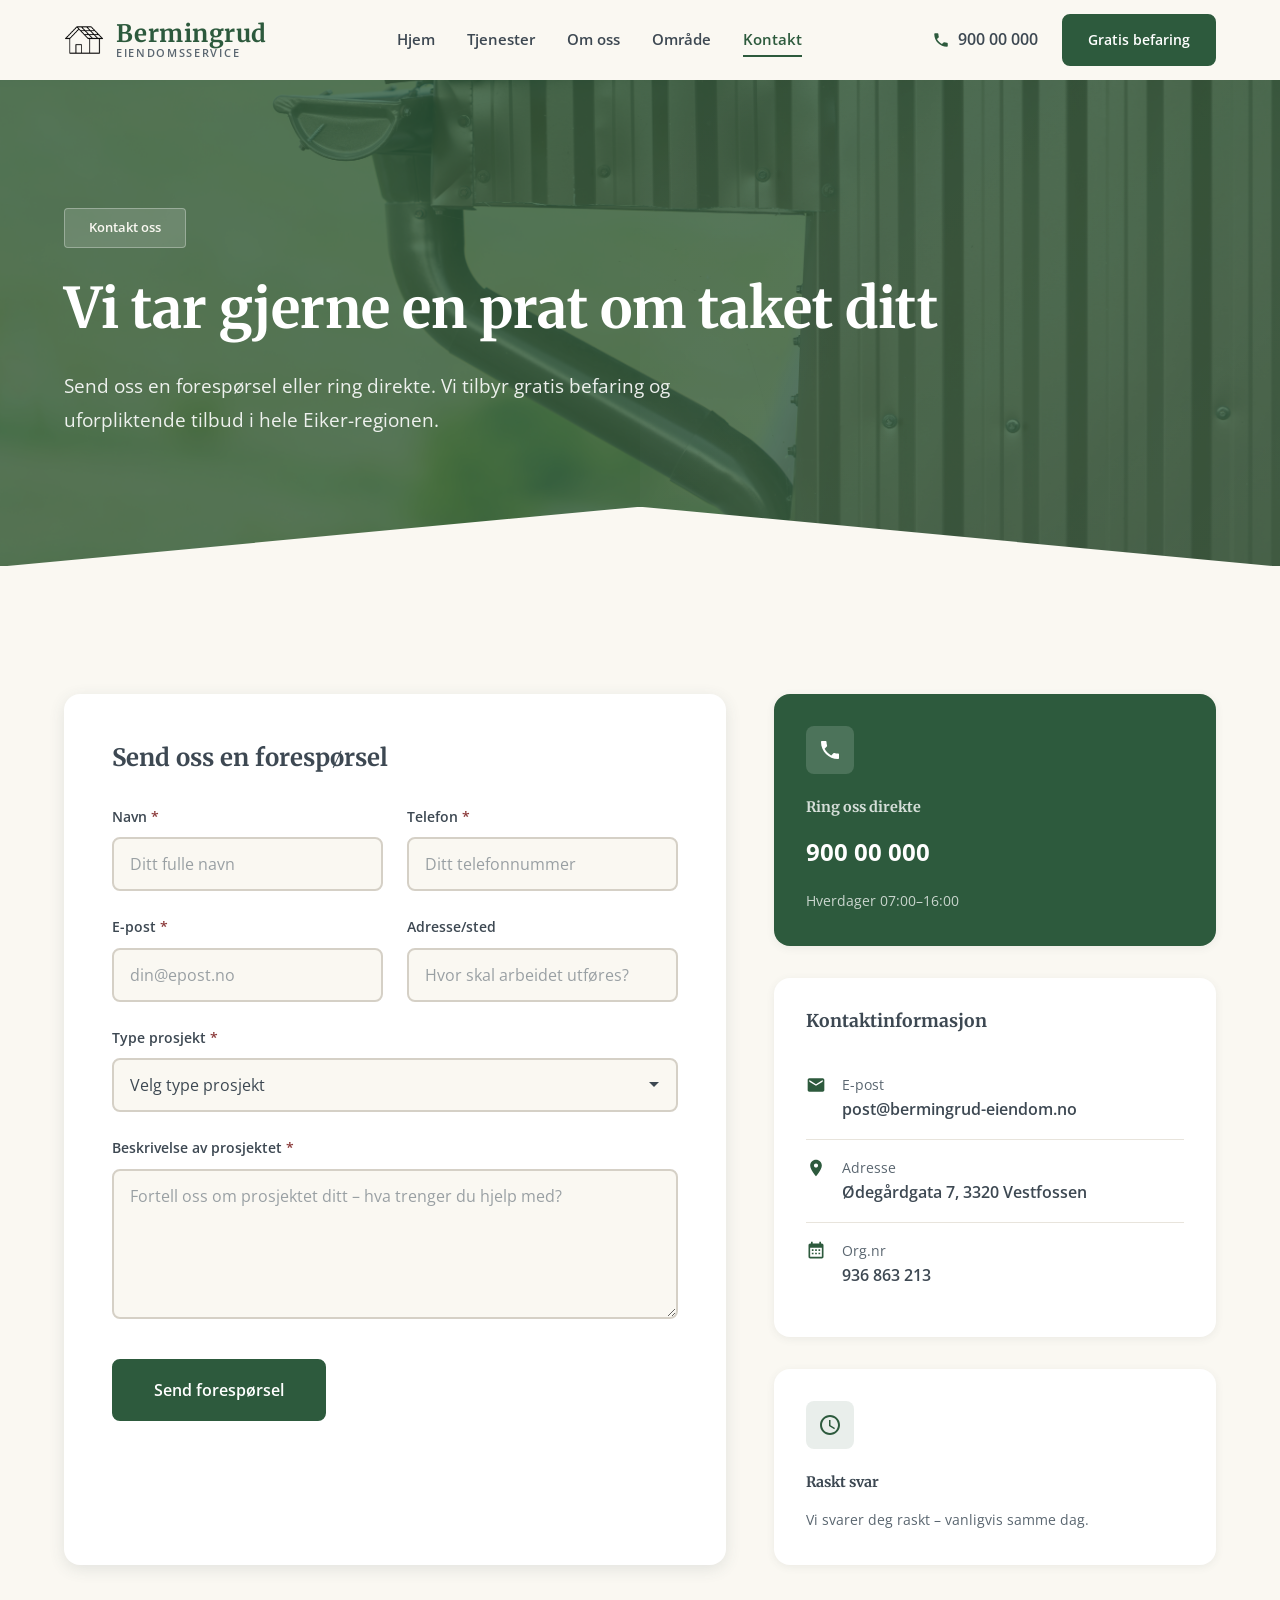
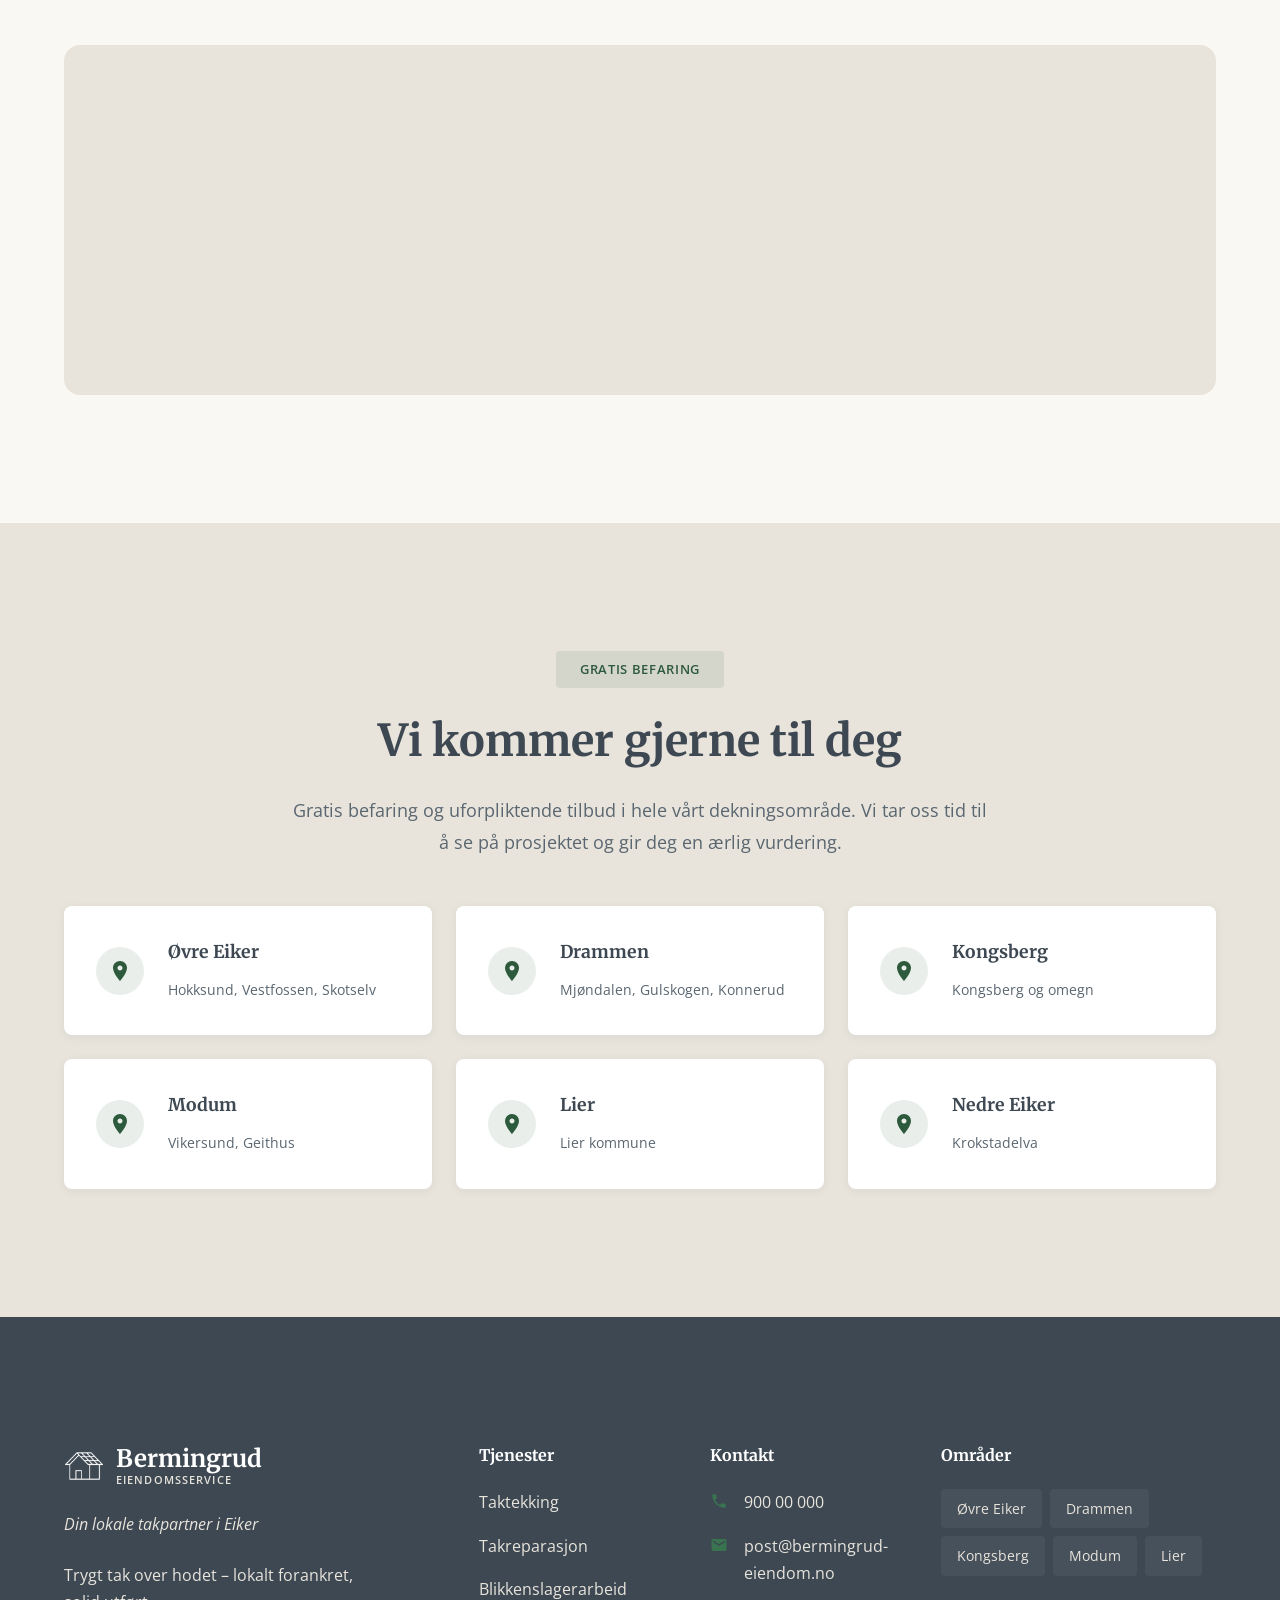
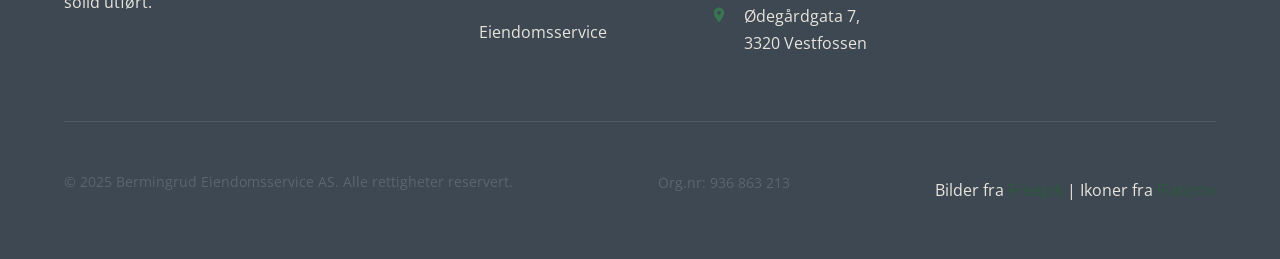
<file: kontakt.html>
<!DOCTYPE html>
<html lang="nb">
<head>
    <meta charset="UTF-8">
    <meta name="viewport" content="width=device-width, initial-scale=1.0">
    <meta name="description" content="Kontakt Bermingrud Eiendomsservice for gratis befaring og tilbud på tak og eiendomsservice i Øvre Eiker, Drammen og omegn. Ring 900 00 000.">
    <meta name="keywords" content="kontakt taktekker vestfossen, tilbud tak øvre eiker, gratis befaring tak drammen, takreparasjon pris">
    <meta name="author" content="Bermingrud Eiendomsservice AS">

    <title>Kontakt oss - Gratis Befaring | Bermingrud Eiendomsservice</title>

    <!-- Fonts -->
    <link rel="preconnect" href="https://fonts.googleapis.com">
    <link rel="preconnect" href="https://fonts.gstatic.com" crossorigin>
    <link href="https://fonts.googleapis.com/css2?family=Merriweather:wght@400;700&family=Open+Sans:wght@400;600;700&display=swap" rel="stylesheet">

    <!-- Styles -->
    <link rel="stylesheet" href="css/style.css">
</head>
<body>
    <!-- Header -->
    <header class="header">
        <div class="header__inner">
            <a href="index.html" class="logo">
                <img src="icons/logo.png" alt="Bermingrud logo" class="logo__icon">
                <div class="logo__text">
                    <span class="logo__main">Bermingrud</span>
                    <span class="logo__sub">Eiendomsservice</span>
                </div>
            </a>

            <nav class="nav">
                <ul class="nav__list">
                    <li><a href="index.html" class="nav__link">Hjem</a></li>
                    <li><a href="tjenester.html" class="nav__link">Tjenester</a></li>
                    <li><a href="om-oss.html" class="nav__link">Om oss</a></li>
                    <li><a href="omrade.html" class="nav__link">Område</a></li>
                    <li><a href="kontakt.html" class="nav__link active">Kontakt</a></li>
                </ul>
            </nav>

            <div class="header__actions">
                <a href="tel:+4790000000" class="header__phone">
                    <svg xmlns="http://www.w3.org/2000/svg" viewBox="0 0 24 24"><path d="M6.62 10.79c1.44 2.83 3.76 5.14 6.59 6.59l2.2-2.2c.27-.27.67-.36 1.02-.24 1.12.37 2.33.57 3.57.57.55 0 1 .45 1 1V20c0 .55-.45 1-1 1-9.39 0-17-7.61-17-17 0-.55.45-1 1-1h3.5c.55 0 1 .45 1 1 0 1.25.2 2.45.57 3.57.11.35.03.74-.25 1.02l-2.2 2.2z"/></svg>
                    900 00 000
                </a>
                <a href="kontakt.html" class="btn btn--primary btn--sm header__cta">Gratis befaring</a>
            </div>

            <button class="menu-toggle" aria-label="Åpne meny" aria-expanded="false">
                <span class="menu-toggle__bar"></span>
                <span class="menu-toggle__bar"></span>
                <span class="menu-toggle__bar"></span>
            </button>
        </div>
    </header>

    <!-- Mobile Menu -->
    <div class="mobile-menu">
        <ul class="mobile-menu__list">
            <li class="mobile-menu__item"><a href="index.html" class="mobile-menu__link">Hjem</a></li>
            <li class="mobile-menu__item"><a href="tjenester.html" class="mobile-menu__link">Tjenester</a></li>
            <li class="mobile-menu__item"><a href="om-oss.html" class="mobile-menu__link">Om oss</a></li>
            <li class="mobile-menu__item"><a href="omrade.html" class="mobile-menu__link">Område</a></li>
            <li class="mobile-menu__item"><a href="kontakt.html" class="mobile-menu__link active">Kontakt</a></li>
        </ul>
        <div class="mobile-menu__cta">
            <a href="kontakt.html" class="btn btn--secondary">Gratis befaring</a>
        </div>
        <div class="mobile-menu__phone">
            <a href="tel:+4790000000">
                <svg xmlns="http://www.w3.org/2000/svg" viewBox="0 0 24 24"><path d="M6.62 10.79c1.44 2.83 3.76 5.14 6.59 6.59l2.2-2.2c.27-.27.67-.36 1.02-.24 1.12.37 2.33.57 3.57.57.55 0 1 .45 1 1V20c0 .55-.45 1-1 1-9.39 0-17-7.61-17-17 0-.55.45-1 1-1h3.5c.55 0 1 .45 1 1 0 1.25.2 2.45.57 3.57.11.35.03.74-.25 1.02l-2.2 2.2z"/></svg>
                900 00 000
            </a>
        </div>
    </div>

    <!-- Page Hero -->
    <section class="page-hero">
        <div class="page-hero__background">
            <img src="images/blikkenslager.jpg" alt="Kontakt oss">
        </div>
        <div class="container">
            <div class="page-hero__content">
                <span class="page-hero__badge fade-in">Kontakt oss</span>
                <h1 class="page-hero__title fade-in">Vi tar gjerne en prat om taket ditt</h1>
                <p class="page-hero__subtitle fade-in">
                    Send oss en forespørsel eller ring direkte. Vi tilbyr gratis befaring
                    og uforpliktende tilbud i hele Eiker-regionen.
                </p>
            </div>
        </div>
    </section>

    <!-- Contact Section -->
    <section class="section">
        <div class="container">
            <div class="contact-grid">
                <!-- Contact Form -->
                <div class="contact-form fade-in">
                    <h2 class="contact-form__title">Send oss en forespørsel</h2>
                    <form id="contact-form">
                        <div class="form-row">
                            <div class="form-group">
                                <label class="form-label" for="name">Navn <span>*</span></label>
                                <input type="text" id="name" name="name" class="form-input" placeholder="Ditt fulle navn" required>
                                <p class="form-error"></p>
                            </div>
                            <div class="form-group">
                                <label class="form-label" for="phone">Telefon <span>*</span></label>
                                <input type="tel" id="phone" name="phone" class="form-input" placeholder="Ditt telefonnummer" required>
                                <p class="form-error"></p>
                            </div>
                        </div>

                        <div class="form-row">
                            <div class="form-group">
                                <label class="form-label" for="email">E-post <span>*</span></label>
                                <input type="email" id="email" name="email" class="form-input" placeholder="din@epost.no" required>
                                <p class="form-error"></p>
                            </div>
                            <div class="form-group">
                                <label class="form-label" for="address">Adresse/sted</label>
                                <input type="text" id="address" name="address" class="form-input" placeholder="Hvor skal arbeidet utføres?">
                            </div>
                        </div>

                        <div class="form-group">
                            <label class="form-label" for="project-type">Type prosjekt <span>*</span></label>
                            <select id="project-type" name="project-type" class="form-select" required>
                                <option value="">Velg type prosjekt</option>
                                <option value="nytt-tak">Nytt tak / Omtekking</option>
                                <option value="takreparasjon">Takreparasjon</option>
                                <option value="blikkenslager">Blikkenslagerarbeid</option>
                                <option value="takvedlikehold">Takvedlikehold / Inspeksjon</option>
                                <option value="eiendomsservice">Eiendomsservice</option>
                                <option value="landbruk">Landbruk / Driftsbygning</option>
                                <option value="annet">Annet</option>
                            </select>
                            <p class="form-error"></p>
                        </div>

                        <div class="form-group">
                            <label class="form-label" for="message">Beskrivelse av prosjektet <span>*</span></label>
                            <textarea id="message" name="message" class="form-textarea" placeholder="Fortell oss om prosjektet ditt – hva trenger du hjelp med?" required></textarea>
                            <p class="form-error"></p>
                        </div>

                        <div class="form-submit">
                            <button type="submit" class="btn btn--primary btn--lg">Send forespørsel</button>
                        </div>
                    </form>
                </div>

                <!-- Contact Info -->
                <div class="contact-info fade-in">
                    <!-- Phone Card -->
                    <div class="contact-card contact-card--highlight">
                        <div class="contact-card__icon">
                            <svg xmlns="http://www.w3.org/2000/svg" viewBox="0 0 24 24"><path d="M6.62 10.79c1.44 2.83 3.76 5.14 6.59 6.59l2.2-2.2c.27-.27.67-.36 1.02-.24 1.12.37 2.33.57 3.57.57.55 0 1 .45 1 1V20c0 .55-.45 1-1 1-9.39 0-17-7.61-17-17 0-.55.45-1 1-1h3.5c.55 0 1 .45 1 1 0 1.25.2 2.45.57 3.57.11.35.03.74-.25 1.02l-2.2 2.2z"/></svg>
                        </div>
                        <h3 class="contact-card__title">Ring oss direkte</h3>
                        <p class="contact-card__value">
                            <a href="tel:+4790000000">900 00 000</a>
                        </p>
                        <p class="contact-card__note">Hverdager 07:00–16:00</p>
                    </div>

                    <!-- Contact Details -->
                    <div class="contact-details">
                        <h3 class="contact-details__title">Kontaktinformasjon</h3>
                        <ul class="contact-details__list">
                            <li class="contact-details__item">
                                <svg xmlns="http://www.w3.org/2000/svg" viewBox="0 0 24 24"><path d="M20 4H4c-1.1 0-1.99.9-1.99 2L2 18c0 1.1.9 2 2 2h16c1.1 0 2-.9 2-2V6c0-1.1-.9-2-2-2zm0 4l-8 5-8-5V6l8 5 8-5v2z"/></svg>
                                <div>
                                    <span class="contact-details__label">E-post</span>
                                    <span class="contact-details__value">
                                        <a href="mailto:post@bermingrud-eiendom.no">post@bermingrud-eiendom.no</a>
                                    </span>
                                </div>
                            </li>
                            <li class="contact-details__item">
                                <svg xmlns="http://www.w3.org/2000/svg" viewBox="0 0 24 24"><path d="M12 2C8.13 2 5 5.13 5 9c0 5.25 7 13 7 13s7-7.75 7-13c0-3.87-3.13-7-7-7zm0 9.5c-1.38 0-2.5-1.12-2.5-2.5s1.12-2.5 2.5-2.5 2.5 1.12 2.5 2.5-1.12 2.5-2.5 2.5z"/></svg>
                                <div>
                                    <span class="contact-details__label">Adresse</span>
                                    <span class="contact-details__value">Ødegårdgata 7, 3320 Vestfossen</span>
                                </div>
                            </li>
                            <li class="contact-details__item">
                                <svg xmlns="http://www.w3.org/2000/svg" viewBox="0 0 24 24"><path d="M19 3h-1V1h-2v2H8V1H6v2H5c-1.11 0-1.99.9-1.99 2L3 19c0 1.1.89 2 2 2h14c1.1 0 2-.9 2-2V5c0-1.1-.9-2-2-2zm0 16H5V8h14v11zM9 10H7v2h2v-2zm4 0h-2v2h2v-2zm4 0h-2v2h2v-2zm-8 4H7v2h2v-2zm4 0h-2v2h2v-2zm4 0h-2v2h2v-2z"/></svg>
                                <div>
                                    <span class="contact-details__label">Org.nr</span>
                                    <span class="contact-details__value">936 863 213</span>
                                </div>
                            </li>
                        </ul>
                    </div>

                    <!-- Response time -->
                    <div class="contact-card">
                        <div class="contact-card__icon">
                            <svg xmlns="http://www.w3.org/2000/svg" viewBox="0 0 24 24"><path d="M11.99 2C6.47 2 2 6.48 2 12s4.47 10 9.99 10C17.52 22 22 17.52 22 12S17.52 2 11.99 2zM12 20c-4.42 0-8-3.58-8-8s3.58-8 8-8 8 3.58 8 8-3.58 8-8 8zm.5-13H11v6l5.25 3.15.75-1.23-4.5-2.67V7z"/></svg>
                        </div>
                        <h3 class="contact-card__title">Raskt svar</h3>
                        <p class="contact-card__note">Vi svarer deg raskt – vanligvis samme dag.</p>
                    </div>
                </div>
            </div>

            <!-- Map -->
            <div class="contact-map mt-5 fade-in">
                <iframe
                    src="https://www.google.com/maps/embed?pb=!1m18!1m12!1m3!1d8044.15!2d9.8789!3d59.7736!2m3!1f0!2f0!3f0!3m2!1i1024!2i768!4f13.1!3m3!1m2!1s0x4641464da9d8f9c3%3A0x0!2s%C3%98deg%C3%A5rdgata%207%2C%203320%20Vestfossen!5e0!3m2!1sno!2sno!4v1703936400000!5m2!1sno!2sno"
                    width="100%"
                    height="350"
                    style="border:0;"
                    allowfullscreen=""
                    loading="lazy"
                    referrerpolicy="no-referrer-when-downgrade"
                    title="Bermingrud Eiendomsservice - Ødegårdgata 7, Vestfossen">
                </iframe>
            </div>
        </div>
    </section>

    <!-- Free Quote Banner -->
    <section class="section section--stone">
        <div class="container">
            <div class="section-header section-header--center fade-in">
                <span class="section-header__badge">Gratis befaring</span>
                <h2 class="section-header__title">Vi kommer gjerne til deg</h2>
                <p class="section-header__subtitle">
                    Gratis befaring og uforpliktende tilbud i hele vårt dekningsområde.
                    Vi tar oss tid til å se på prosjektet og gir deg en ærlig vurdering.
                </p>
            </div>

            <div class="area-grid">
                <div class="area-card fade-in stagger-1">
                    <div class="area-card__icon">
                        <svg xmlns="http://www.w3.org/2000/svg" viewBox="0 0 24 24"><path d="M12 2C8.13 2 5 5.13 5 9c0 5.25 7 13 7 13s7-7.75 7-13c0-3.87-3.13-7-7-7zm0 9.5c-1.38 0-2.5-1.12-2.5-2.5s1.12-2.5 2.5-2.5 2.5 1.12 2.5 2.5-1.12 2.5-2.5 2.5z"/></svg>
                    </div>
                    <div class="area-card__content">
                        <span class="area-card__name">Øvre Eiker</span>
                        <span class="area-card__places">Hokksund, Vestfossen, Skotselv</span>
                    </div>
                </div>

                <div class="area-card fade-in stagger-2">
                    <div class="area-card__icon">
                        <svg xmlns="http://www.w3.org/2000/svg" viewBox="0 0 24 24"><path d="M12 2C8.13 2 5 5.13 5 9c0 5.25 7 13 7 13s7-7.75 7-13c0-3.87-3.13-7-7-7zm0 9.5c-1.38 0-2.5-1.12-2.5-2.5s1.12-2.5 2.5-2.5 2.5 1.12 2.5 2.5-1.12 2.5-2.5 2.5z"/></svg>
                    </div>
                    <div class="area-card__content">
                        <span class="area-card__name">Drammen</span>
                        <span class="area-card__places">Mjøndalen, Gulskogen, Konnerud</span>
                    </div>
                </div>

                <div class="area-card fade-in stagger-3">
                    <div class="area-card__icon">
                        <svg xmlns="http://www.w3.org/2000/svg" viewBox="0 0 24 24"><path d="M12 2C8.13 2 5 5.13 5 9c0 5.25 7 13 7 13s7-7.75 7-13c0-3.87-3.13-7-7-7zm0 9.5c-1.38 0-2.5-1.12-2.5-2.5s1.12-2.5 2.5-2.5 2.5 1.12 2.5 2.5-1.12 2.5-2.5 2.5z"/></svg>
                    </div>
                    <div class="area-card__content">
                        <span class="area-card__name">Kongsberg</span>
                        <span class="area-card__places">Kongsberg og omegn</span>
                    </div>
                </div>

                <div class="area-card fade-in stagger-4">
                    <div class="area-card__icon">
                        <svg xmlns="http://www.w3.org/2000/svg" viewBox="0 0 24 24"><path d="M12 2C8.13 2 5 5.13 5 9c0 5.25 7 13 7 13s7-7.75 7-13c0-3.87-3.13-7-7-7zm0 9.5c-1.38 0-2.5-1.12-2.5-2.5s1.12-2.5 2.5-2.5 2.5 1.12 2.5 2.5-1.12 2.5-2.5 2.5z"/></svg>
                    </div>
                    <div class="area-card__content">
                        <span class="area-card__name">Modum</span>
                        <span class="area-card__places">Vikersund, Geithus</span>
                    </div>
                </div>

                <div class="area-card fade-in stagger-5">
                    <div class="area-card__icon">
                        <svg xmlns="http://www.w3.org/2000/svg" viewBox="0 0 24 24"><path d="M12 2C8.13 2 5 5.13 5 9c0 5.25 7 13 7 13s7-7.75 7-13c0-3.87-3.13-7-7-7zm0 9.5c-1.38 0-2.5-1.12-2.5-2.5s1.12-2.5 2.5-2.5 2.5 1.12 2.5 2.5-1.12 2.5-2.5 2.5z"/></svg>
                    </div>
                    <div class="area-card__content">
                        <span class="area-card__name">Lier</span>
                        <span class="area-card__places">Lier kommune</span>
                    </div>
                </div>

                <div class="area-card fade-in stagger-6">
                    <div class="area-card__icon">
                        <svg xmlns="http://www.w3.org/2000/svg" viewBox="0 0 24 24"><path d="M12 2C8.13 2 5 5.13 5 9c0 5.25 7 13 7 13s7-7.75 7-13c0-3.87-3.13-7-7-7zm0 9.5c-1.38 0-2.5-1.12-2.5-2.5s1.12-2.5 2.5-2.5 2.5 1.12 2.5 2.5-1.12 2.5-2.5 2.5z"/></svg>
                    </div>
                    <div class="area-card__content">
                        <span class="area-card__name">Nedre Eiker</span>
                        <span class="area-card__places">Krokstadelva</span>
                    </div>
                </div>
            </div>
        </div>
    </section>

    <!-- Footer -->
    <footer class="footer">
        <div class="container">
            <div class="footer__grid">
                <div class="footer__brand">
                    <div class="footer__logo">
                        <img src="icons/logo.png" alt="Bermingrud logo" class="footer__logo-icon">
                        <div class="footer__logo-text">
                            <span class="footer__logo-main">Bermingrud</span>
                            <span class="footer__logo-sub">Eiendomsservice</span>
                        </div>
                    </div>
                    <p class="footer__tagline">Din lokale takpartner i Eiker</p>
                    <p>Trygt tak over hodet – lokalt forankret, solid utført.</p>
                </div>

                <div class="footer__column">
                    <h4 class="footer__title">Tjenester</h4>
                    <ul class="footer__nav">
                        <li><a href="tjenester.html">Taktekking</a></li>
                        <li><a href="tjenester.html">Takreparasjon</a></li>
                        <li><a href="tjenester.html">Blikkenslagerarbeid</a></li>
                        <li><a href="tjenester.html">Eiendomsservice</a></li>
                    </ul>
                </div>

                <div class="footer__column">
                    <h4 class="footer__title">Kontakt</h4>
                    <ul class="footer__contact">
                        <li>
                            <svg xmlns="http://www.w3.org/2000/svg" viewBox="0 0 24 24"><path d="M6.62 10.79c1.44 2.83 3.76 5.14 6.59 6.59l2.2-2.2c.27-.27.67-.36 1.02-.24 1.12.37 2.33.57 3.57.57.55 0 1 .45 1 1V20c0 .55-.45 1-1 1-9.39 0-17-7.61-17-17 0-.55.45-1 1-1h3.5c.55 0 1 .45 1 1 0 1.25.2 2.45.57 3.57.11.35.03.74-.25 1.02l-2.2 2.2z"/></svg>
                            <a href="tel:+4790000000">900 00 000</a>
                        </li>
                        <li>
                            <svg xmlns="http://www.w3.org/2000/svg" viewBox="0 0 24 24"><path d="M20 4H4c-1.1 0-1.99.9-1.99 2L2 18c0 1.1.9 2 2 2h16c1.1 0 2-.9 2-2V6c0-1.1-.9-2-2-2zm0 4l-8 5-8-5V6l8 5 8-5v2z"/></svg>
                            <a href="mailto:post@bermingrud-eiendom.no">post@bermingrud-eiendom.no</a>
                        </li>
                        <li>
                            <svg xmlns="http://www.w3.org/2000/svg" viewBox="0 0 24 24"><path d="M12 2C8.13 2 5 5.13 5 9c0 5.25 7 13 7 13s7-7.75 7-13c0-3.87-3.13-7-7-7zm0 9.5c-1.38 0-2.5-1.12-2.5-2.5s1.12-2.5 2.5-2.5 2.5 1.12 2.5 2.5-1.12 2.5-2.5 2.5z"/></svg>
                            <span>Ødegårdgata 7, 3320 Vestfossen</span>
                        </li>
                    </ul>
                </div>

                <div class="footer__column">
                    <h4 class="footer__title">Områder</h4>
                    <div class="footer__areas">
                        <span class="footer__area-tag">Øvre Eiker</span>
                        <span class="footer__area-tag">Drammen</span>
                        <span class="footer__area-tag">Kongsberg</span>
                        <span class="footer__area-tag">Modum</span>
                        <span class="footer__area-tag">Lier</span>
                    </div>
                </div>
            </div>

            <div class="footer__bottom">
                <p class="footer__copyright">&copy; 2025 Bermingrud Eiendomsservice AS. Alle rettigheter reservert.</p>
                <p class="footer__org">Org.nr: 936 863 213</p>
                <p class="footer__attribution">Bilder fra <a href="https://www.freepik.com" target="_blank" rel="noopener">Freepik</a> | Ikoner fra <a href="https://www.flaticon.com" target="_blank" rel="noopener">Flaticon</a></p>
            </div>
        </div>
    </footer>

    <!-- Scripts -->
    <script src="js/main.js"></script>
</body>
</html>
</file>
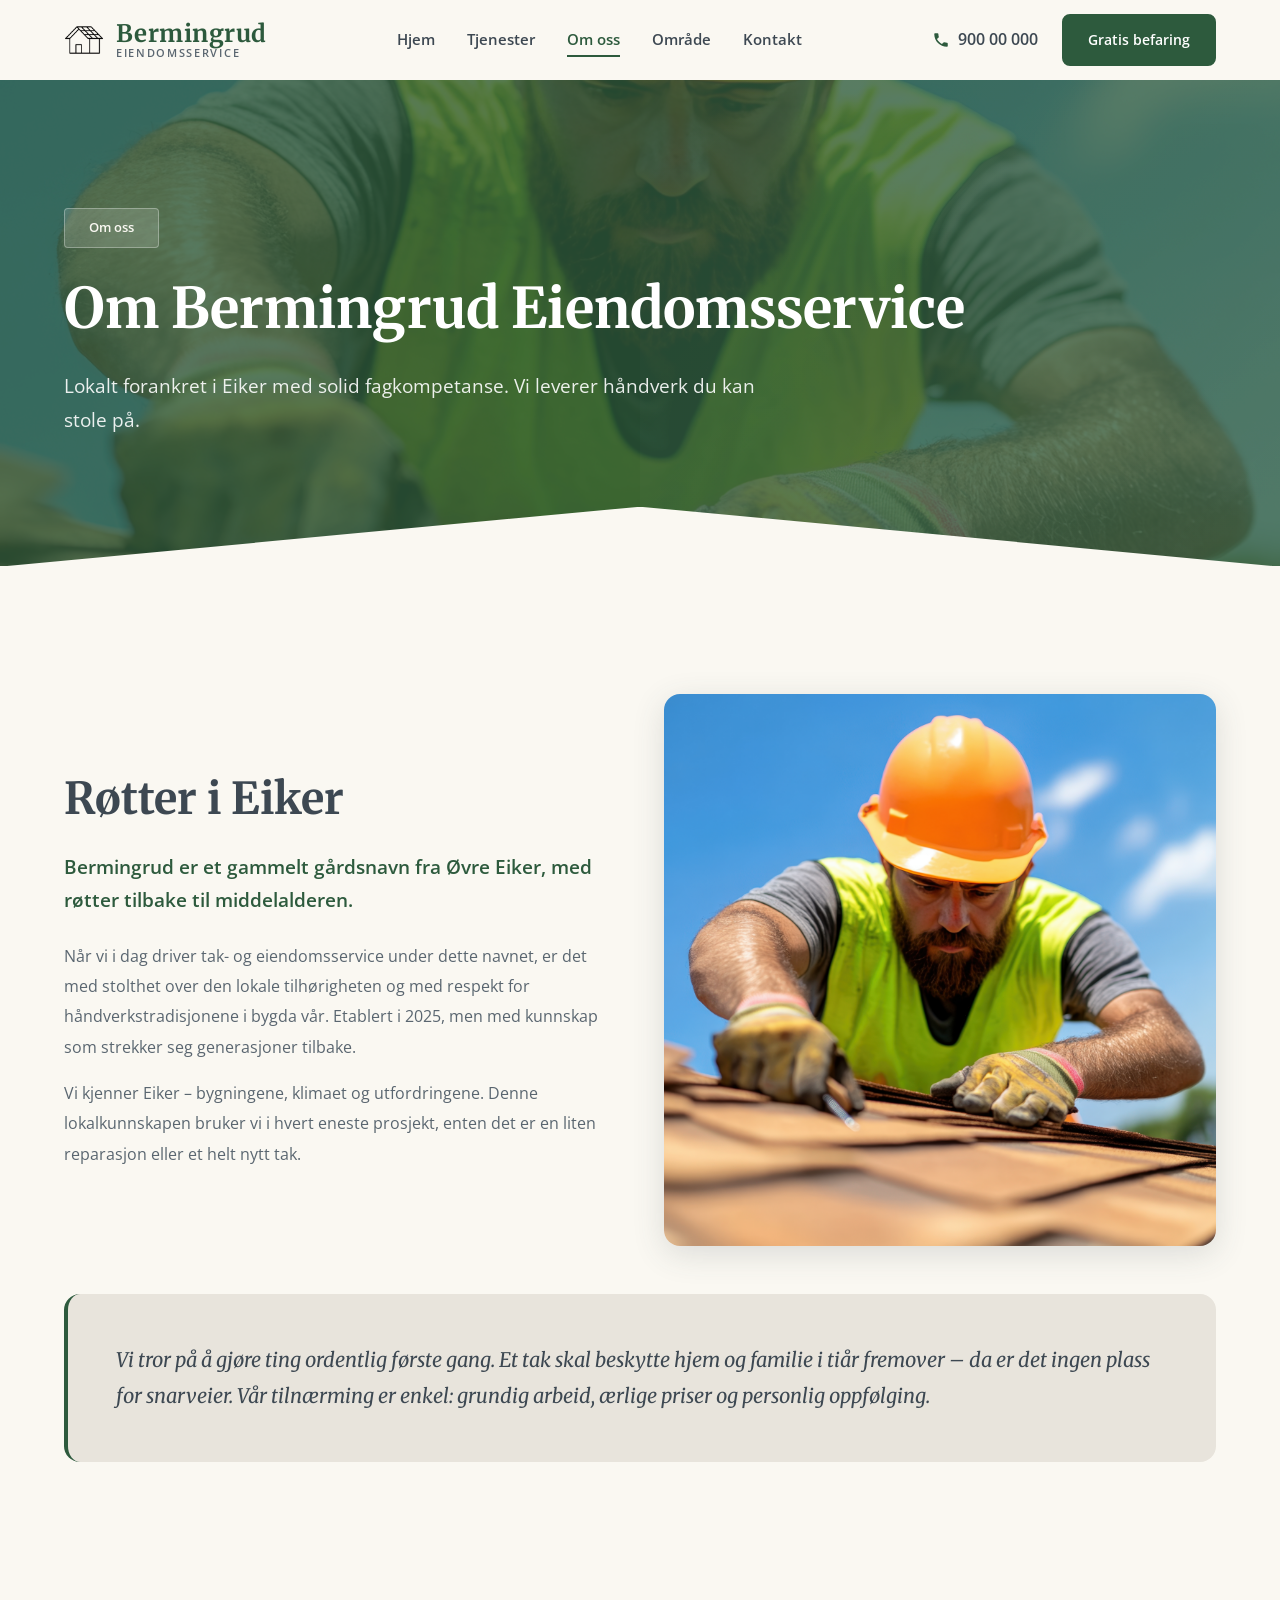
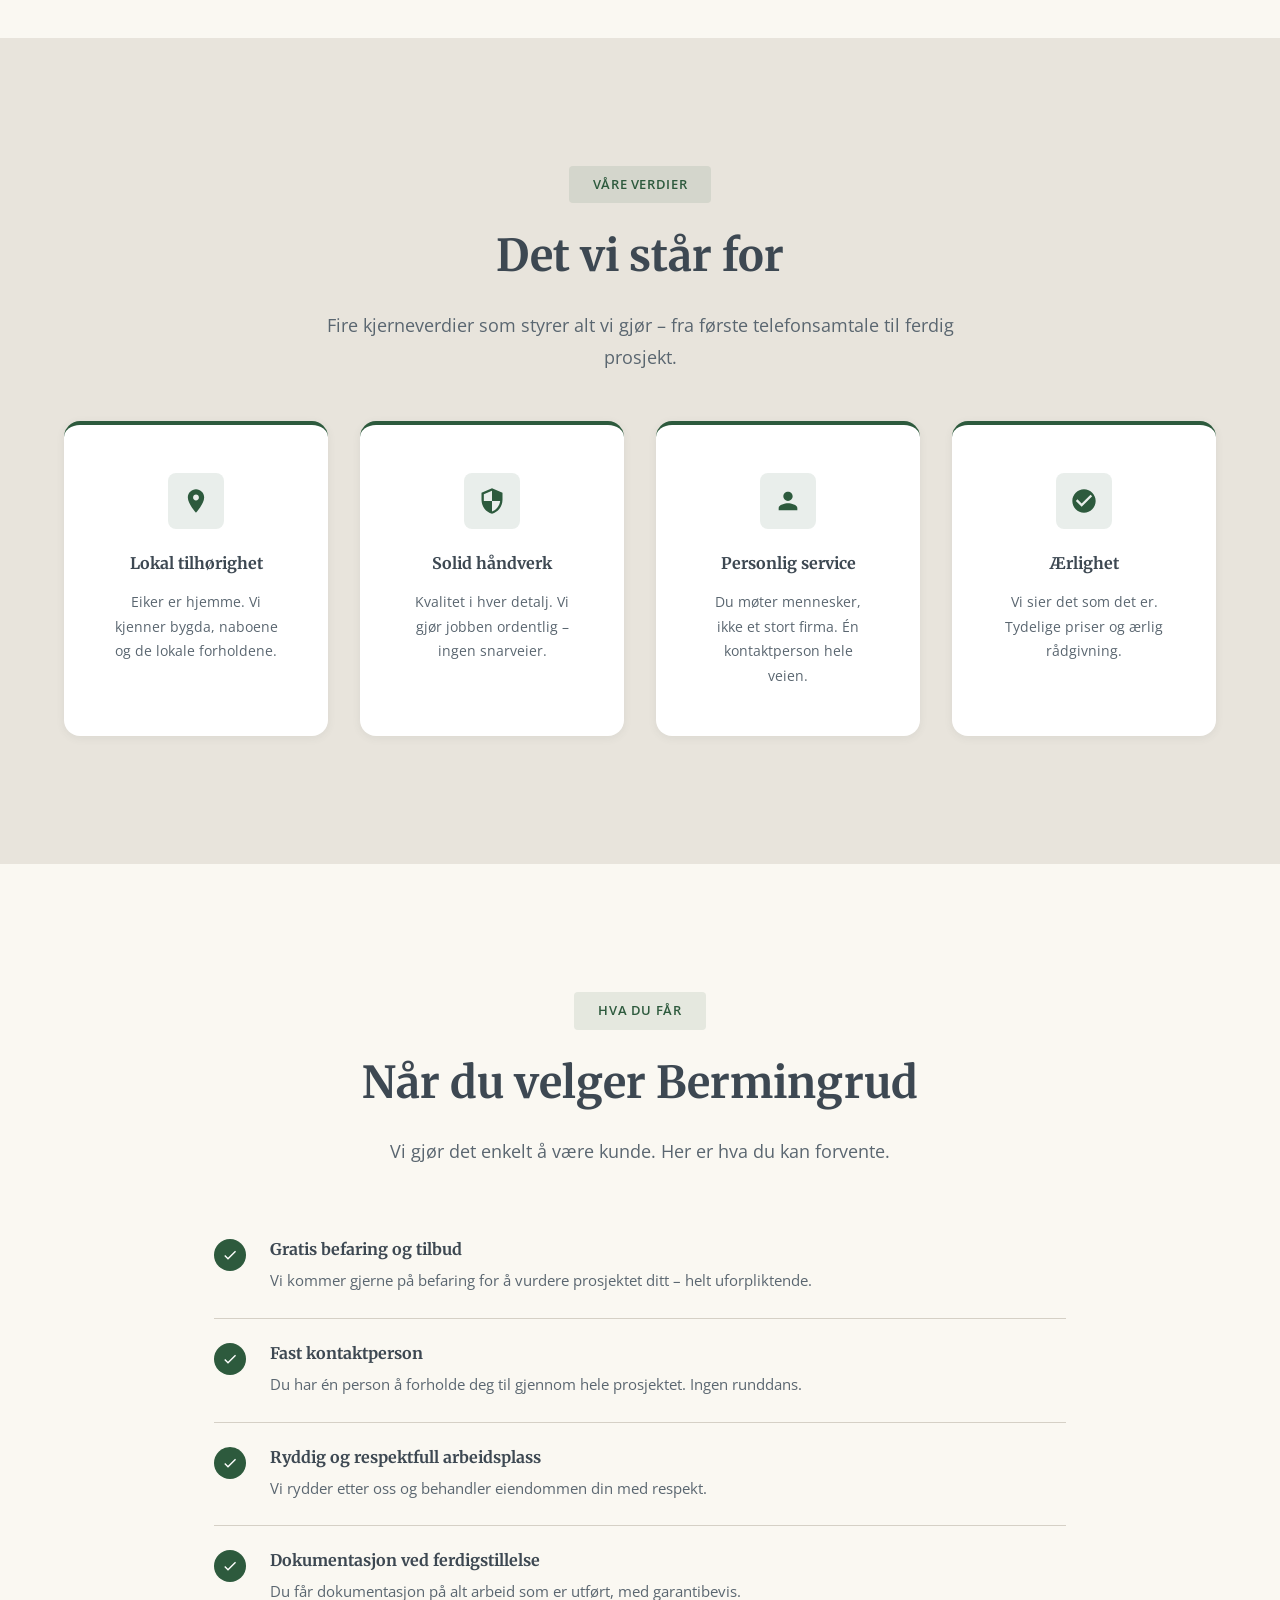
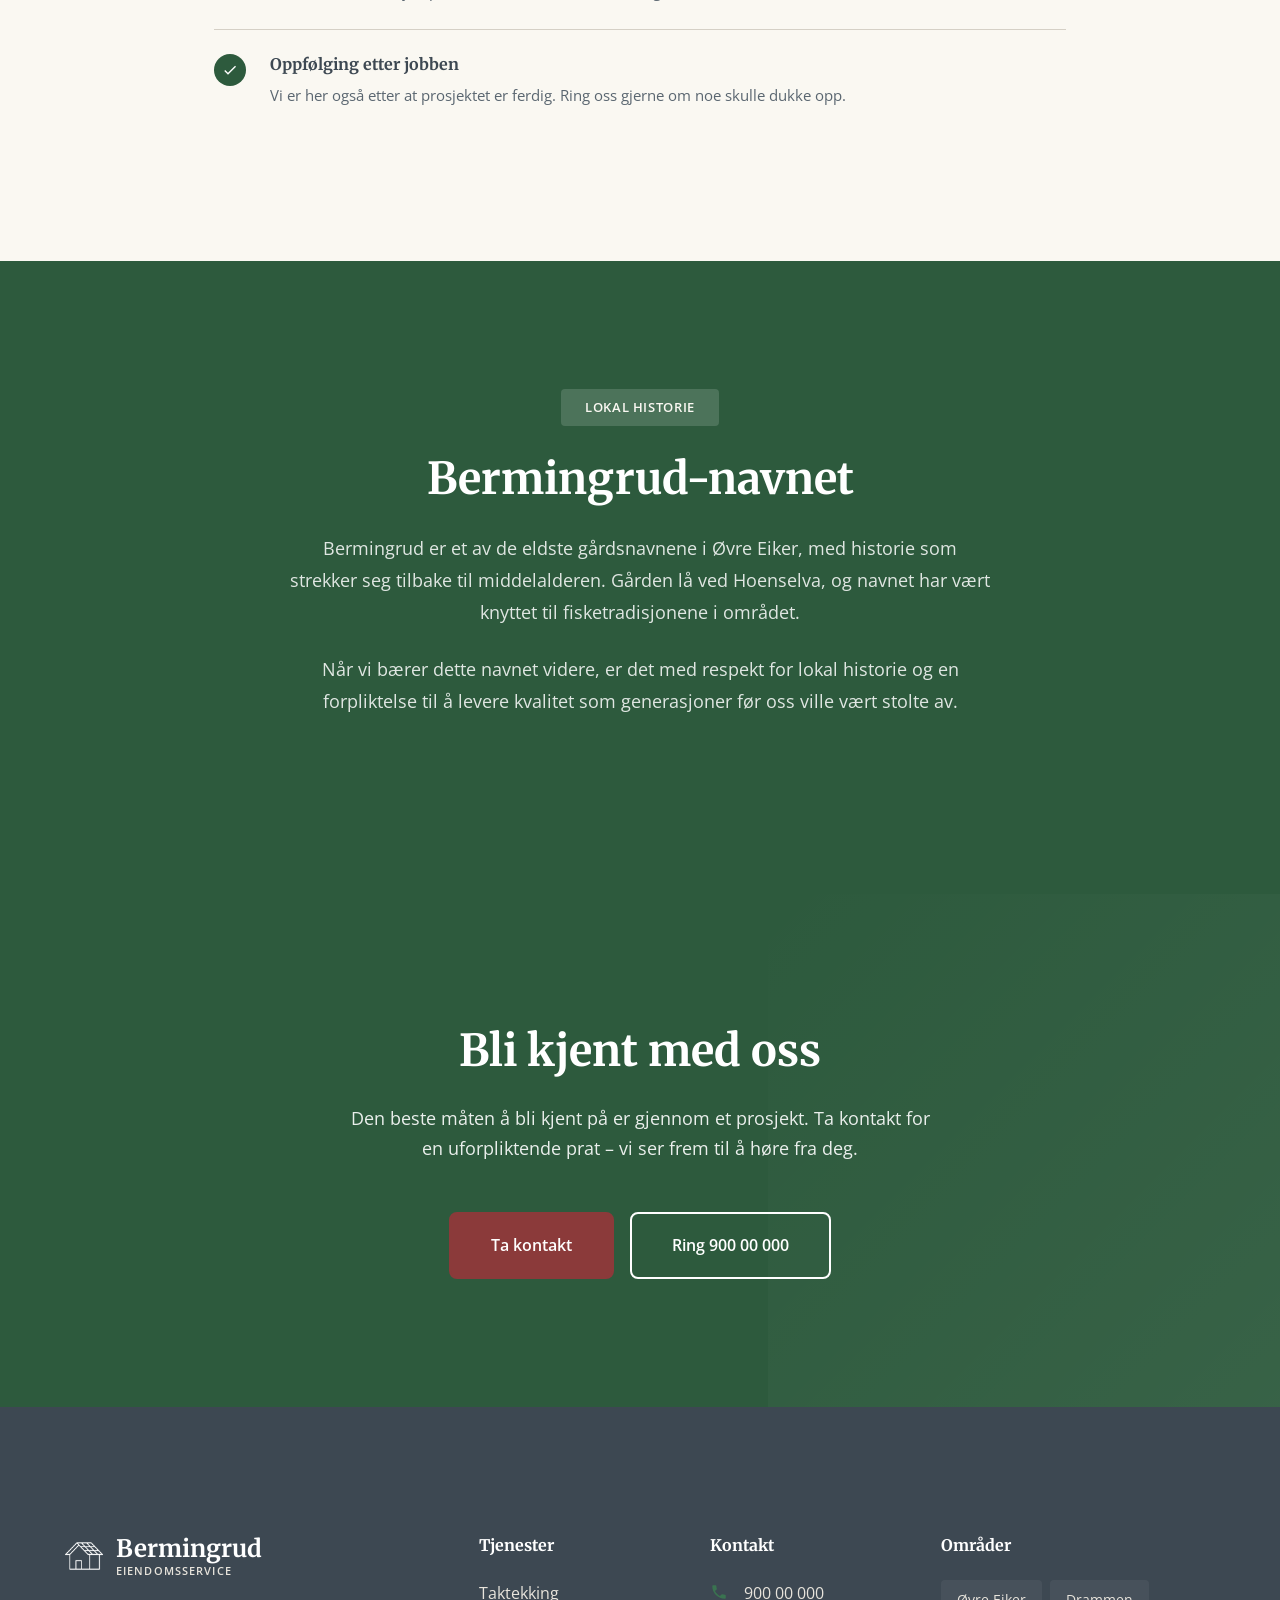
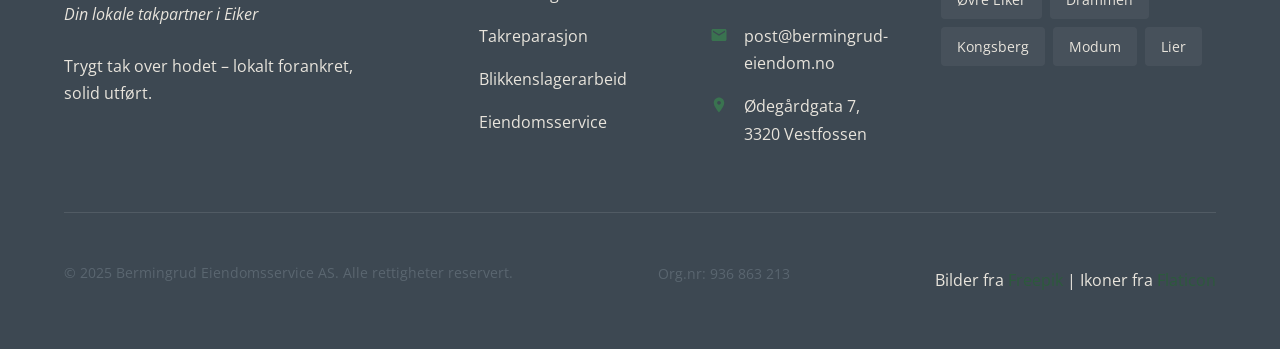
<file: om-oss.html>
<!DOCTYPE html>
<html lang="nb">
<head>
    <meta charset="UTF-8">
    <meta name="viewport" content="width=device-width, initial-scale=1.0">
    <meta name="description" content="Om Bermingrud Eiendomsservice AS - Lokal taktekker med røtter i Øvre Eiker. Vi kjenner bygda, byggene og klimaet. Håndverk du kan stole på.">
    <meta name="keywords" content="om bermingrud, taktekker vestfossen, lokal håndverker øvre eiker, eiendomsservice drammen">
    <meta name="author" content="Bermingrud Eiendomsservice AS">

    <title>Om oss - Lokal Håndverker | Bermingrud Eiendomsservice</title>

    <!-- Fonts -->
    <link rel="preconnect" href="https://fonts.googleapis.com">
    <link rel="preconnect" href="https://fonts.gstatic.com" crossorigin>
    <link href="https://fonts.googleapis.com/css2?family=Merriweather:wght@400;700&family=Open+Sans:wght@400;600;700&display=swap" rel="stylesheet">

    <!-- Styles -->
    <link rel="stylesheet" href="css/style.css">
</head>
<body>
    <!-- Header -->
    <header class="header">
        <div class="header__inner">
            <a href="index.html" class="logo">
                <img src="icons/logo.png" alt="Bermingrud logo" class="logo__icon">
                <div class="logo__text">
                    <span class="logo__main">Bermingrud</span>
                    <span class="logo__sub">Eiendomsservice</span>
                </div>
            </a>

            <nav class="nav">
                <ul class="nav__list">
                    <li><a href="index.html" class="nav__link">Hjem</a></li>
                    <li><a href="tjenester.html" class="nav__link">Tjenester</a></li>
                    <li><a href="om-oss.html" class="nav__link active">Om oss</a></li>
                    <li><a href="omrade.html" class="nav__link">Område</a></li>
                    <li><a href="kontakt.html" class="nav__link">Kontakt</a></li>
                </ul>
            </nav>

            <div class="header__actions">
                <a href="tel:+4790000000" class="header__phone">
                    <svg xmlns="http://www.w3.org/2000/svg" viewBox="0 0 24 24"><path d="M6.62 10.79c1.44 2.83 3.76 5.14 6.59 6.59l2.2-2.2c.27-.27.67-.36 1.02-.24 1.12.37 2.33.57 3.57.57.55 0 1 .45 1 1V20c0 .55-.45 1-1 1-9.39 0-17-7.61-17-17 0-.55.45-1 1-1h3.5c.55 0 1 .45 1 1 0 1.25.2 2.45.57 3.57.11.35.03.74-.25 1.02l-2.2 2.2z"/></svg>
                    900 00 000
                </a>
                <a href="kontakt.html" class="btn btn--primary btn--sm header__cta">Gratis befaring</a>
            </div>

            <button class="menu-toggle" aria-label="Åpne meny" aria-expanded="false">
                <span class="menu-toggle__bar"></span>
                <span class="menu-toggle__bar"></span>
                <span class="menu-toggle__bar"></span>
            </button>
        </div>
    </header>

    <!-- Mobile Menu -->
    <div class="mobile-menu">
        <ul class="mobile-menu__list">
            <li class="mobile-menu__item"><a href="index.html" class="mobile-menu__link">Hjem</a></li>
            <li class="mobile-menu__item"><a href="tjenester.html" class="mobile-menu__link">Tjenester</a></li>
            <li class="mobile-menu__item"><a href="om-oss.html" class="mobile-menu__link active">Om oss</a></li>
            <li class="mobile-menu__item"><a href="omrade.html" class="mobile-menu__link">Område</a></li>
            <li class="mobile-menu__item"><a href="kontakt.html" class="mobile-menu__link">Kontakt</a></li>
        </ul>
        <div class="mobile-menu__cta">
            <a href="kontakt.html" class="btn btn--secondary">Gratis befaring</a>
        </div>
        <div class="mobile-menu__phone">
            <a href="tel:+4790000000">
                <svg xmlns="http://www.w3.org/2000/svg" viewBox="0 0 24 24"><path d="M6.62 10.79c1.44 2.83 3.76 5.14 6.59 6.59l2.2-2.2c.27-.27.67-.36 1.02-.24 1.12.37 2.33.57 3.57.57.55 0 1 .45 1 1V20c0 .55-.45 1-1 1-9.39 0-17-7.61-17-17 0-.55.45-1 1-1h3.5c.55 0 1 .45 1 1 0 1.25.2 2.45.57 3.57.11.35.03.74-.25 1.02l-2.2 2.2z"/></svg>
                900 00 000
            </a>
        </div>
    </div>

    <!-- Page Hero -->
    <section class="page-hero">
        <div class="page-hero__background">
            <img src="images/hero.jpg" alt="Bermingrud Eiendomsservice">
        </div>
        <div class="container">
            <div class="page-hero__content">
                <span class="page-hero__badge fade-in">Om oss</span>
                <h1 class="page-hero__title fade-in">Om Bermingrud Eiendomsservice</h1>
                <p class="page-hero__subtitle fade-in">
                    Lokalt forankret i Eiker med solid fagkompetanse. Vi leverer håndverk
                    du kan stole på.
                </p>
            </div>
        </div>
    </section>

    <!-- About Intro Section -->
    <section class="section">
        <div class="container">
            <div class="about-intro fade-in">
                <div class="about-intro__content">
                    <h2 class="about-intro__title">Røtter i Eiker</h2>
                    <p class="about-intro__lead">
                        Bermingrud er et gammelt gårdsnavn fra Øvre Eiker, med røtter
                        tilbake til middelalderen.
                    </p>
                    <p class="about-intro__text">
                        Når vi i dag driver tak- og eiendomsservice under dette navnet, er det
                        med stolthet over den lokale tilhørigheten og med respekt for
                        håndverkstradisjonene i bygda vår. Etablert i 2025, men med kunnskap
                        som strekker seg generasjoner tilbake.
                    </p>
                    <p class="about-intro__text">
                        Vi kjenner Eiker – bygningene, klimaet og utfordringene. Denne
                        lokalkunnskapen bruker vi i hvert eneste prosjekt, enten det er
                        en liten reparasjon eller et helt nytt tak.
                    </p>
                </div>
                <div class="about-intro__image">
                    <img src="images/hero.jpg" alt="Bermingrud Eiendomsservice - Lokal forankring">
                </div>
            </div>

            <!-- Philosophy Quote -->
            <div class="about-philosophy fade-in">
                <p class="about-philosophy__text">
                    Vi tror på å gjøre ting ordentlig første gang. Et tak skal beskytte
                    hjem og familie i tiår fremover – da er det ingen plass for snarveier.
                    Vår tilnærming er enkel: grundig arbeid, ærlige priser og personlig oppfølging.
                </p>
            </div>
        </div>
    </section>

    <!-- Values Section -->
    <section class="section section--stone">
        <div class="container">
            <div class="section-header section-header--center fade-in">
                <span class="section-header__badge">Våre verdier</span>
                <h2 class="section-header__title">Det vi står for</h2>
                <p class="section-header__subtitle">
                    Fire kjerneverdier som styrer alt vi gjør – fra første telefonsamtale
                    til ferdig prosjekt.
                </p>
            </div>

            <div class="values-grid">
                <div class="value-card fade-in stagger-1">
                    <div class="value-card__icon">
                        <svg xmlns="http://www.w3.org/2000/svg" viewBox="0 0 24 24"><path d="M12 2C8.13 2 5 5.13 5 9c0 5.25 7 13 7 13s7-7.75 7-13c0-3.87-3.13-7-7-7zm0 9.5c-1.38 0-2.5-1.12-2.5-2.5s1.12-2.5 2.5-2.5 2.5 1.12 2.5 2.5-1.12 2.5-2.5 2.5z"/></svg>
                    </div>
                    <h3 class="value-card__title">Lokal tilhørighet</h3>
                    <p class="value-card__text">Eiker er hjemme. Vi kjenner bygda, naboene og de lokale forholdene.</p>
                </div>

                <div class="value-card fade-in stagger-2">
                    <div class="value-card__icon">
                        <svg xmlns="http://www.w3.org/2000/svg" viewBox="0 0 24 24"><path d="M12 1L3 5v6c0 5.55 3.84 10.74 9 12 5.16-1.26 9-6.45 9-12V5l-9-4zm0 10.99h7c-.53 4.12-3.28 7.79-7 8.94V12H5V6.3l7-3.11v8.8z"/></svg>
                    </div>
                    <h3 class="value-card__title">Solid håndverk</h3>
                    <p class="value-card__text">Kvalitet i hver detalj. Vi gjør jobben ordentlig – ingen snarveier.</p>
                </div>

                <div class="value-card fade-in stagger-3">
                    <div class="value-card__icon">
                        <svg xmlns="http://www.w3.org/2000/svg" viewBox="0 0 24 24"><path d="M12 12c2.21 0 4-1.79 4-4s-1.79-4-4-4-4 1.79-4 4 1.79 4 4 4zm0 2c-2.67 0-8 1.34-8 4v2h16v-2c0-2.66-5.33-4-8-4z"/></svg>
                    </div>
                    <h3 class="value-card__title">Personlig service</h3>
                    <p class="value-card__text">Du møter mennesker, ikke et stort firma. Én kontaktperson hele veien.</p>
                </div>

                <div class="value-card fade-in stagger-4">
                    <div class="value-card__icon">
                        <svg xmlns="http://www.w3.org/2000/svg" viewBox="0 0 24 24"><path d="M12 2C6.48 2 2 6.48 2 12s4.48 10 10 10 10-4.48 10-10S17.52 2 12 2zm-2 15l-5-5 1.41-1.41L10 14.17l7.59-7.59L19 8l-9 9z"/></svg>
                    </div>
                    <h3 class="value-card__title">Ærlighet</h3>
                    <p class="value-card__text">Vi sier det som det er. Tydelige priser og ærlig rådgivning.</p>
                </div>
            </div>
        </div>
    </section>

    <!-- What You Get Section -->
    <section class="section">
        <div class="container container--narrow">
            <div class="section-header section-header--center fade-in">
                <span class="section-header__badge">Hva du får</span>
                <h2 class="section-header__title">Når du velger Bermingrud</h2>
                <p class="section-header__subtitle">
                    Vi gjør det enkelt å være kunde. Her er hva du kan forvente.
                </p>
            </div>

            <ul class="benefits-list fade-in">
                <li>
                    <div class="benefits-list__icon">
                        <svg xmlns="http://www.w3.org/2000/svg" viewBox="0 0 24 24"><path d="M9 16.17L4.83 12l-1.42 1.41L9 19 21 7l-1.41-1.41L9 16.17z"/></svg>
                    </div>
                    <div class="benefits-list__content">
                        <h4 class="benefits-list__title">Gratis befaring og tilbud</h4>
                        <p class="benefits-list__text">Vi kommer gjerne på befaring for å vurdere prosjektet ditt – helt uforpliktende.</p>
                    </div>
                </li>
                <li>
                    <div class="benefits-list__icon">
                        <svg xmlns="http://www.w3.org/2000/svg" viewBox="0 0 24 24"><path d="M9 16.17L4.83 12l-1.42 1.41L9 19 21 7l-1.41-1.41L9 16.17z"/></svg>
                    </div>
                    <div class="benefits-list__content">
                        <h4 class="benefits-list__title">Fast kontaktperson</h4>
                        <p class="benefits-list__text">Du har én person å forholde deg til gjennom hele prosjektet. Ingen runddans.</p>
                    </div>
                </li>
                <li>
                    <div class="benefits-list__icon">
                        <svg xmlns="http://www.w3.org/2000/svg" viewBox="0 0 24 24"><path d="M9 16.17L4.83 12l-1.42 1.41L9 19 21 7l-1.41-1.41L9 16.17z"/></svg>
                    </div>
                    <div class="benefits-list__content">
                        <h4 class="benefits-list__title">Ryddig og respektfull arbeidsplass</h4>
                        <p class="benefits-list__text">Vi rydder etter oss og behandler eiendommen din med respekt.</p>
                    </div>
                </li>
                <li>
                    <div class="benefits-list__icon">
                        <svg xmlns="http://www.w3.org/2000/svg" viewBox="0 0 24 24"><path d="M9 16.17L4.83 12l-1.42 1.41L9 19 21 7l-1.41-1.41L9 16.17z"/></svg>
                    </div>
                    <div class="benefits-list__content">
                        <h4 class="benefits-list__title">Dokumentasjon ved ferdigstillelse</h4>
                        <p class="benefits-list__text">Du får dokumentasjon på alt arbeid som er utført, med garantibevis.</p>
                    </div>
                </li>
                <li>
                    <div class="benefits-list__icon">
                        <svg xmlns="http://www.w3.org/2000/svg" viewBox="0 0 24 24"><path d="M9 16.17L4.83 12l-1.42 1.41L9 19 21 7l-1.41-1.41L9 16.17z"/></svg>
                    </div>
                    <div class="benefits-list__content">
                        <h4 class="benefits-list__title">Oppfølging etter jobben</h4>
                        <p class="benefits-list__text">Vi er her også etter at prosjektet er ferdig. Ring oss gjerne om noe skulle dukke opp.</p>
                    </div>
                </li>
            </ul>
        </div>
    </section>

    <!-- Local Heritage Note -->
    <section class="section section--forest">
        <div class="container">
            <div class="section-header section-header--center fade-in">
                <span class="section-header__badge">Lokal historie</span>
                <h2 class="section-header__title">Bermingrud-navnet</h2>
                <p class="section-header__subtitle">
                    Bermingrud er et av de eldste gårdsnavnene i Øvre Eiker, med historie
                    som strekker seg tilbake til middelalderen. Gården lå ved Hoenselva,
                    og navnet har vært knyttet til fisketradisjonene i området.
                </p>
                <p class="section-header__subtitle mt-2">
                    Når vi bærer dette navnet videre, er det med respekt for lokal
                    historie og en forpliktelse til å levere kvalitet som generasjoner
                    før oss ville vært stolte av.
                </p>
            </div>
        </div>
    </section>

    <!-- CTA Section -->
    <section class="cta section">
        <div class="container">
            <div class="cta__content fade-in">
                <h2 class="cta__title">Bli kjent med oss</h2>
                <p class="cta__text">
                    Den beste måten å bli kjent på er gjennom et prosjekt. Ta kontakt
                    for en uforpliktende prat – vi ser frem til å høre fra deg.
                </p>
                <div class="cta__buttons">
                    <a href="kontakt.html" class="btn btn--secondary btn--lg">Ta kontakt</a>
                    <a href="tel:+4790000000" class="btn btn--outline-light btn--lg">Ring 900 00 000</a>
                </div>
            </div>
        </div>
    </section>

    <!-- Footer -->
    <footer class="footer">
        <div class="container">
            <div class="footer__grid">
                <div class="footer__brand">
                    <div class="footer__logo">
                        <img src="icons/logo.png" alt="Bermingrud logo" class="footer__logo-icon">
                        <div class="footer__logo-text">
                            <span class="footer__logo-main">Bermingrud</span>
                            <span class="footer__logo-sub">Eiendomsservice</span>
                        </div>
                    </div>
                    <p class="footer__tagline">Din lokale takpartner i Eiker</p>
                    <p>Trygt tak over hodet – lokalt forankret, solid utført.</p>
                </div>

                <div class="footer__column">
                    <h4 class="footer__title">Tjenester</h4>
                    <ul class="footer__nav">
                        <li><a href="tjenester.html">Taktekking</a></li>
                        <li><a href="tjenester.html">Takreparasjon</a></li>
                        <li><a href="tjenester.html">Blikkenslagerarbeid</a></li>
                        <li><a href="tjenester.html">Eiendomsservice</a></li>
                    </ul>
                </div>

                <div class="footer__column">
                    <h4 class="footer__title">Kontakt</h4>
                    <ul class="footer__contact">
                        <li>
                            <svg xmlns="http://www.w3.org/2000/svg" viewBox="0 0 24 24"><path d="M6.62 10.79c1.44 2.83 3.76 5.14 6.59 6.59l2.2-2.2c.27-.27.67-.36 1.02-.24 1.12.37 2.33.57 3.57.57.55 0 1 .45 1 1V20c0 .55-.45 1-1 1-9.39 0-17-7.61-17-17 0-.55.45-1 1-1h3.5c.55 0 1 .45 1 1 0 1.25.2 2.45.57 3.57.11.35.03.74-.25 1.02l-2.2 2.2z"/></svg>
                            <a href="tel:+4790000000">900 00 000</a>
                        </li>
                        <li>
                            <svg xmlns="http://www.w3.org/2000/svg" viewBox="0 0 24 24"><path d="M20 4H4c-1.1 0-1.99.9-1.99 2L2 18c0 1.1.9 2 2 2h16c1.1 0 2-.9 2-2V6c0-1.1-.9-2-2-2zm0 4l-8 5-8-5V6l8 5 8-5v2z"/></svg>
                            <a href="mailto:post@bermingrud-eiendom.no">post@bermingrud-eiendom.no</a>
                        </li>
                        <li>
                            <svg xmlns="http://www.w3.org/2000/svg" viewBox="0 0 24 24"><path d="M12 2C8.13 2 5 5.13 5 9c0 5.25 7 13 7 13s7-7.75 7-13c0-3.87-3.13-7-7-7zm0 9.5c-1.38 0-2.5-1.12-2.5-2.5s1.12-2.5 2.5-2.5 2.5 1.12 2.5 2.5-1.12 2.5-2.5 2.5z"/></svg>
                            <span>Ødegårdgata 7, 3320 Vestfossen</span>
                        </li>
                    </ul>
                </div>

                <div class="footer__column">
                    <h4 class="footer__title">Områder</h4>
                    <div class="footer__areas">
                        <span class="footer__area-tag">Øvre Eiker</span>
                        <span class="footer__area-tag">Drammen</span>
                        <span class="footer__area-tag">Kongsberg</span>
                        <span class="footer__area-tag">Modum</span>
                        <span class="footer__area-tag">Lier</span>
                    </div>
                </div>
            </div>

            <div class="footer__bottom">
                <p class="footer__copyright">&copy; 2025 Bermingrud Eiendomsservice AS. Alle rettigheter reservert.</p>
                <p class="footer__org">Org.nr: 936 863 213</p>
                <p class="footer__attribution">Bilder fra <a href="https://www.freepik.com" target="_blank" rel="noopener">Freepik</a> | Ikoner fra <a href="https://www.flaticon.com" target="_blank" rel="noopener">Flaticon</a></p>
            </div>
        </div>
    </footer>

    <!-- Scripts -->
    <script src="js/main.js"></script>
</body>
</html>
</file>
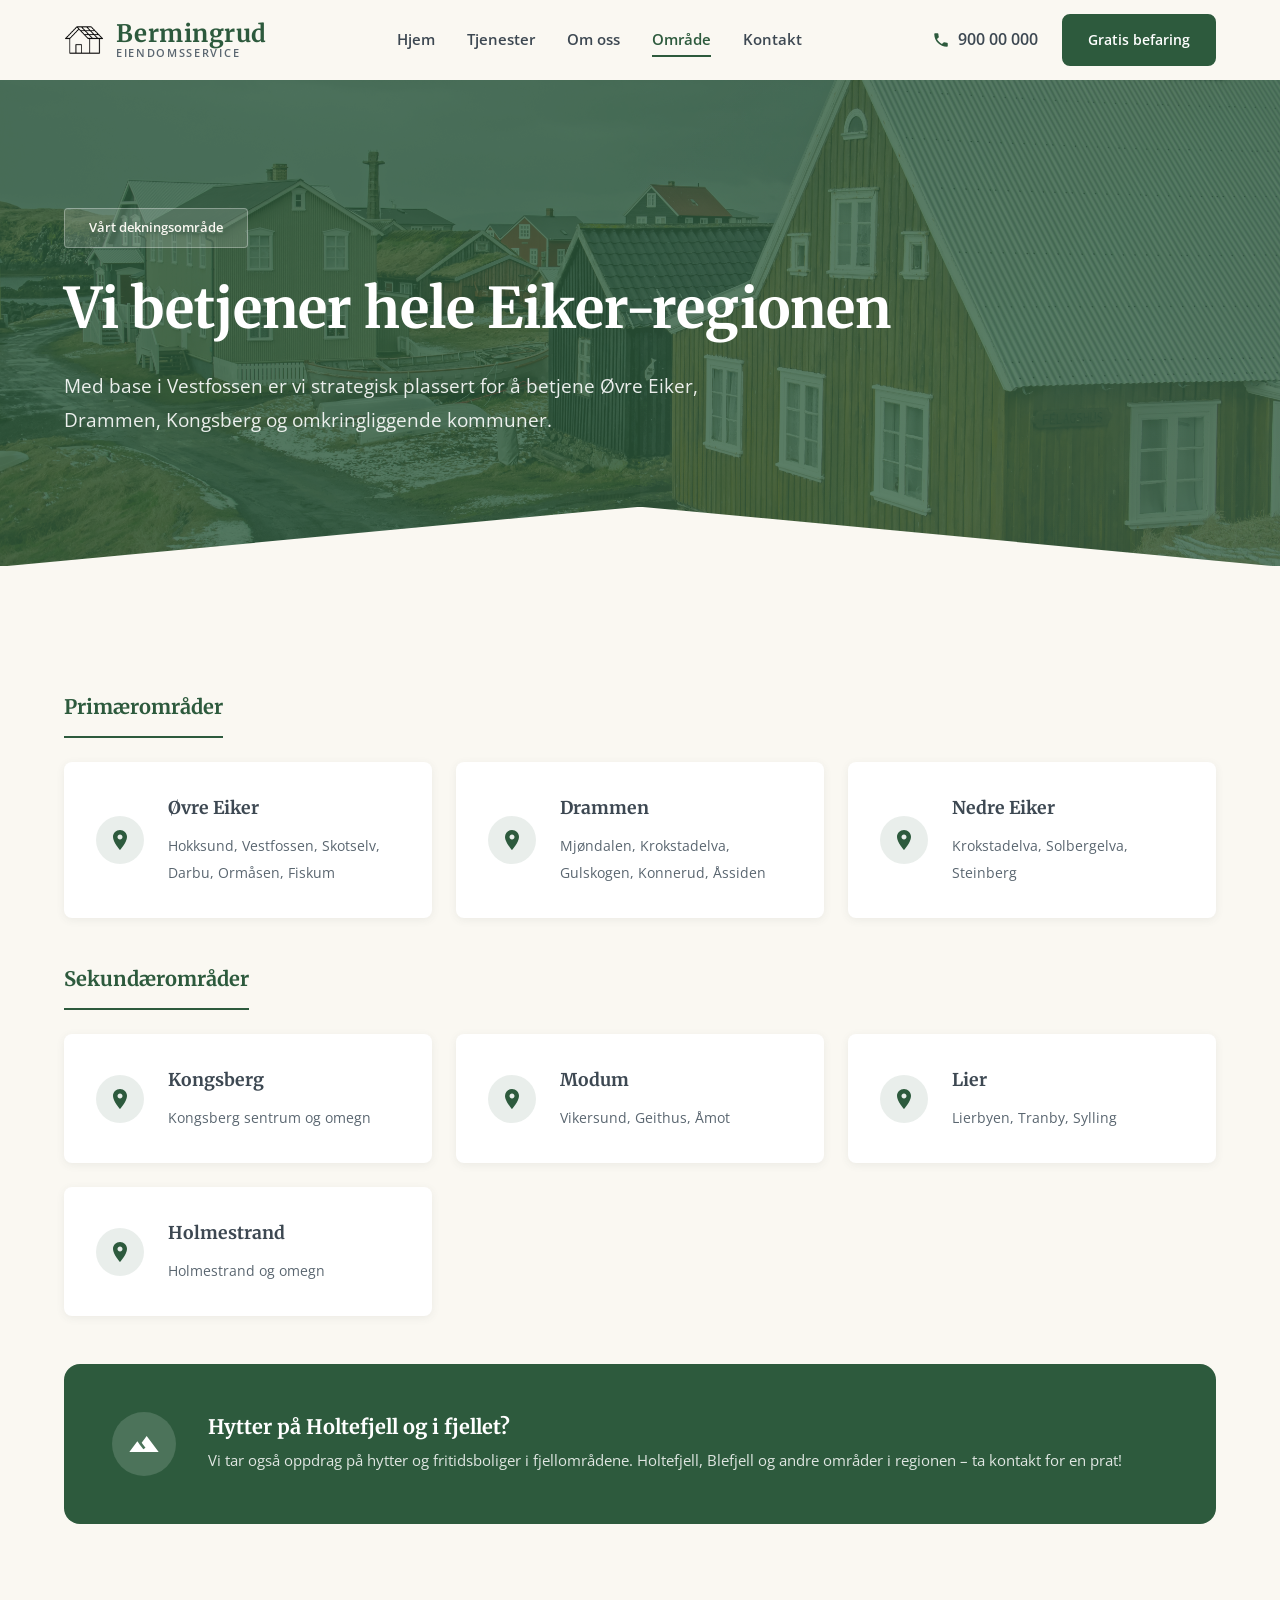
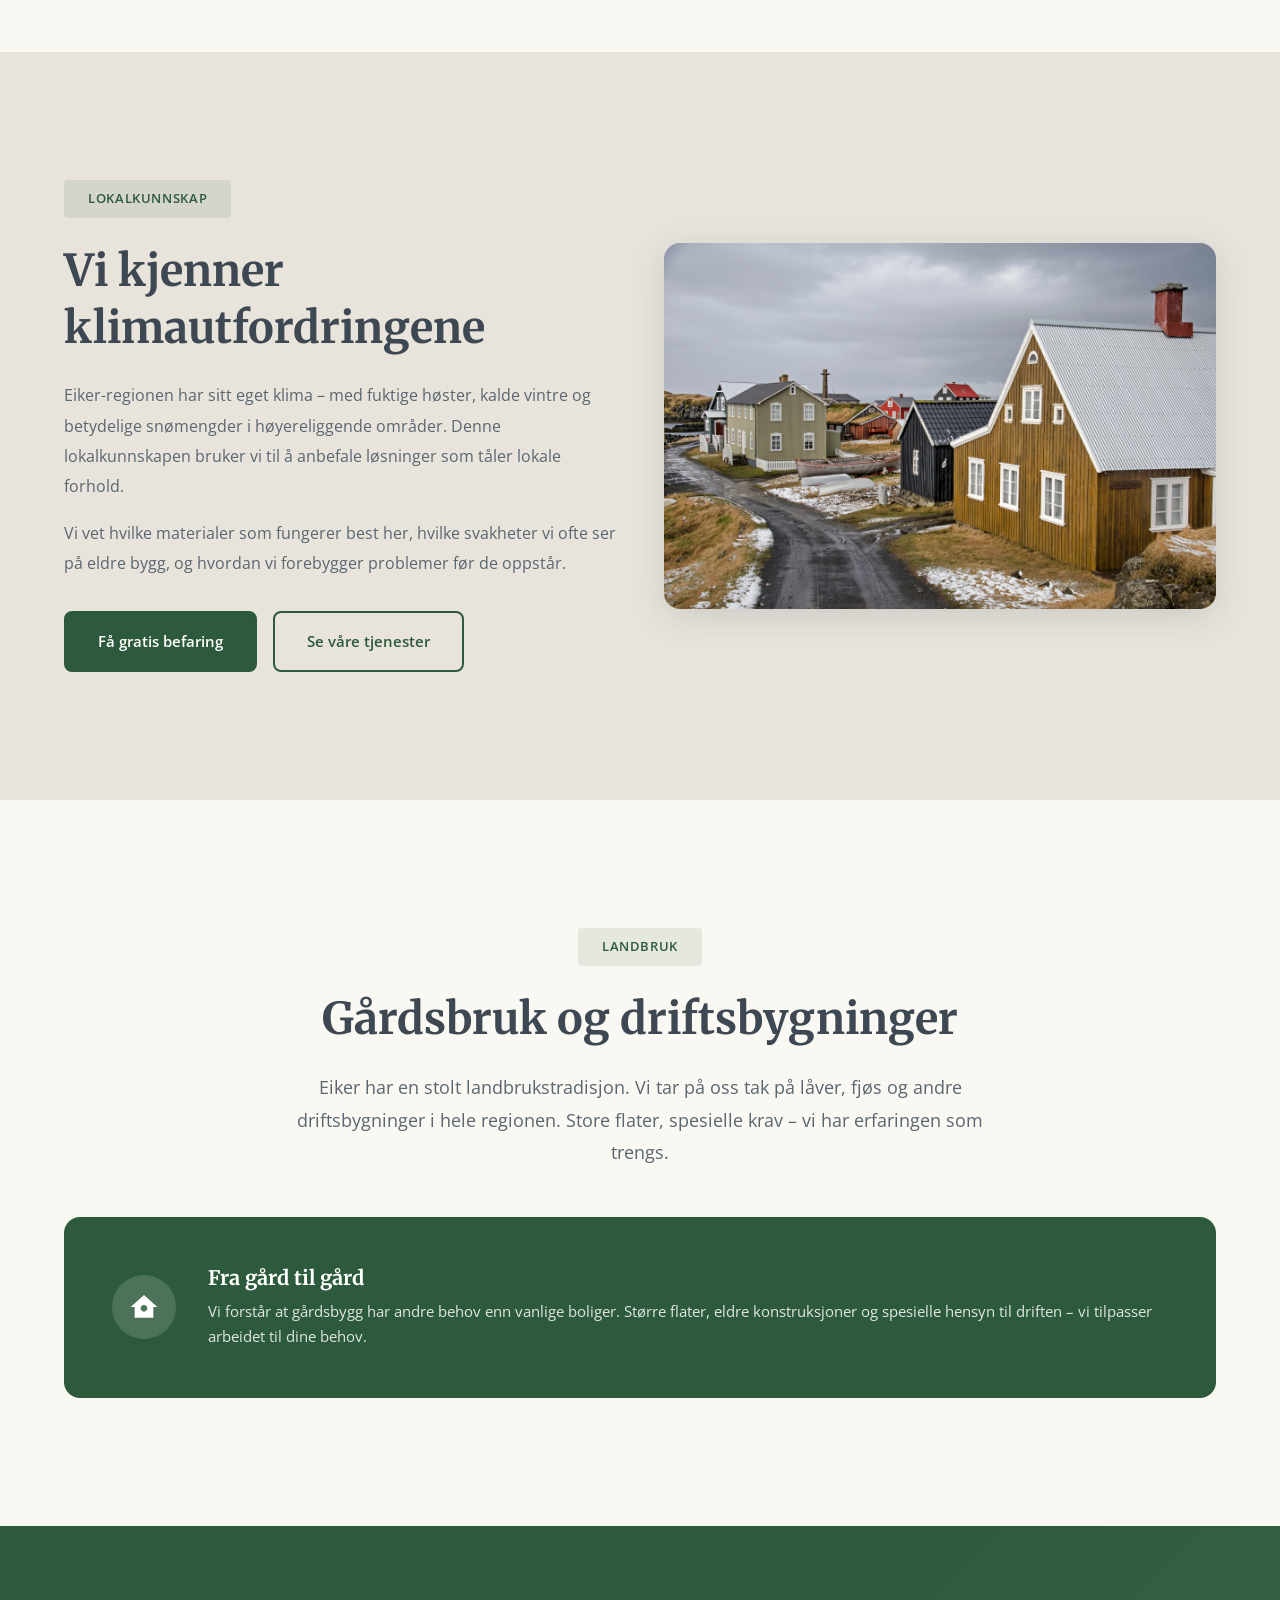
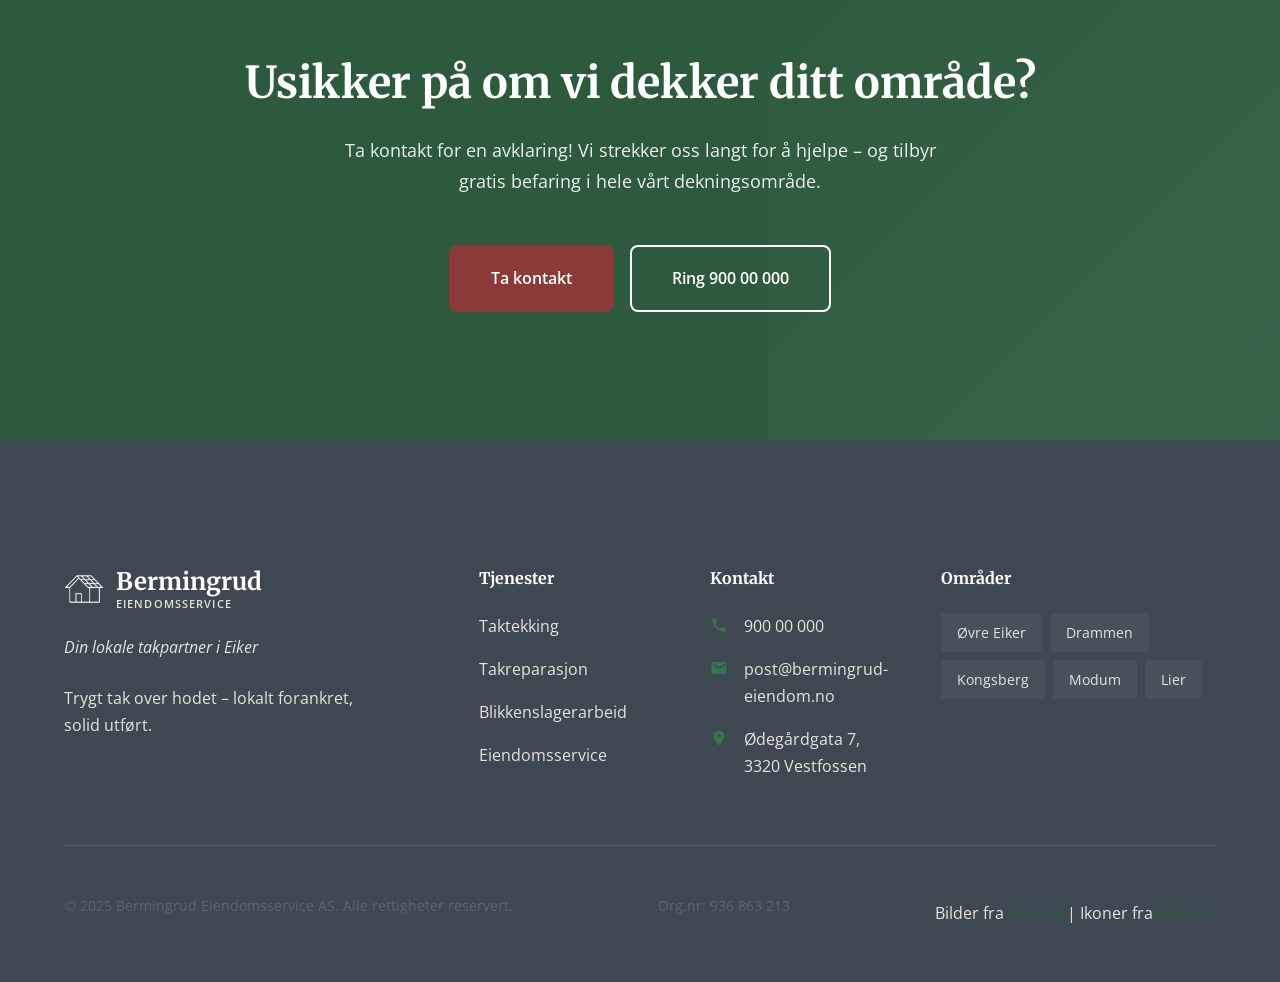
<file: omrade.html>
<!DOCTYPE html>
<html lang="nb">
<head>
    <meta charset="UTF-8">
    <meta name="viewport" content="width=device-width, initial-scale=1.0">
    <meta name="description" content="Bermingrud Eiendomsservice dekker Øvre Eiker, Drammen, Kongsberg, Modum og Lier. Taktekking og eiendomsservice i hele Buskerud-regionen.">
    <meta name="keywords" content="taktekker øvre eiker, tak hokksund, tak vestfossen, takreparasjon drammen, blikkenslager kongsberg, tak modum">
    <meta name="author" content="Bermingrud Eiendomsservice AS">

    <title>Dekningsområde - Øvre Eiker og Omegn | Bermingrud Eiendomsservice</title>

    <!-- Fonts -->
    <link rel="preconnect" href="https://fonts.googleapis.com">
    <link rel="preconnect" href="https://fonts.gstatic.com" crossorigin>
    <link href="https://fonts.googleapis.com/css2?family=Merriweather:wght@400;700&family=Open+Sans:wght@400;600;700&display=swap" rel="stylesheet">

    <!-- Styles -->
    <link rel="stylesheet" href="css/style.css">
</head>
<body>
    <!-- Header -->
    <header class="header">
        <div class="header__inner">
            <a href="index.html" class="logo">
                <img src="icons/logo.png" alt="Bermingrud logo" class="logo__icon">
                <div class="logo__text">
                    <span class="logo__main">Bermingrud</span>
                    <span class="logo__sub">Eiendomsservice</span>
                </div>
            </a>

            <nav class="nav">
                <ul class="nav__list">
                    <li><a href="index.html" class="nav__link">Hjem</a></li>
                    <li><a href="tjenester.html" class="nav__link">Tjenester</a></li>
                    <li><a href="om-oss.html" class="nav__link">Om oss</a></li>
                    <li><a href="omrade.html" class="nav__link active">Område</a></li>
                    <li><a href="kontakt.html" class="nav__link">Kontakt</a></li>
                </ul>
            </nav>

            <div class="header__actions">
                <a href="tel:+4790000000" class="header__phone">
                    <svg xmlns="http://www.w3.org/2000/svg" viewBox="0 0 24 24"><path d="M6.62 10.79c1.44 2.83 3.76 5.14 6.59 6.59l2.2-2.2c.27-.27.67-.36 1.02-.24 1.12.37 2.33.57 3.57.57.55 0 1 .45 1 1V20c0 .55-.45 1-1 1-9.39 0-17-7.61-17-17 0-.55.45-1 1-1h3.5c.55 0 1 .45 1 1 0 1.25.2 2.45.57 3.57.11.35.03.74-.25 1.02l-2.2 2.2z"/></svg>
                    900 00 000
                </a>
                <a href="kontakt.html" class="btn btn--primary btn--sm header__cta">Gratis befaring</a>
            </div>

            <button class="menu-toggle" aria-label="Åpne meny" aria-expanded="false">
                <span class="menu-toggle__bar"></span>
                <span class="menu-toggle__bar"></span>
                <span class="menu-toggle__bar"></span>
            </button>
        </div>
    </header>

    <!-- Mobile Menu -->
    <div class="mobile-menu">
        <ul class="mobile-menu__list">
            <li class="mobile-menu__item"><a href="index.html" class="mobile-menu__link">Hjem</a></li>
            <li class="mobile-menu__item"><a href="tjenester.html" class="mobile-menu__link">Tjenester</a></li>
            <li class="mobile-menu__item"><a href="om-oss.html" class="mobile-menu__link">Om oss</a></li>
            <li class="mobile-menu__item"><a href="omrade.html" class="mobile-menu__link active">Område</a></li>
            <li class="mobile-menu__item"><a href="kontakt.html" class="mobile-menu__link">Kontakt</a></li>
        </ul>
        <div class="mobile-menu__cta">
            <a href="kontakt.html" class="btn btn--secondary">Gratis befaring</a>
        </div>
        <div class="mobile-menu__phone">
            <a href="tel:+4790000000">
                <svg xmlns="http://www.w3.org/2000/svg" viewBox="0 0 24 24"><path d="M6.62 10.79c1.44 2.83 3.76 5.14 6.59 6.59l2.2-2.2c.27-.27.67-.36 1.02-.24 1.12.37 2.33.57 3.57.57.55 0 1 .45 1 1V20c0 .55-.45 1-1 1-9.39 0-17-7.61-17-17 0-.55.45-1 1-1h3.5c.55 0 1 .45 1 1 0 1.25.2 2.45.57 3.57.11.35.03.74-.25 1.02l-2.2 2.2z"/></svg>
                900 00 000
            </a>
        </div>
    </div>

    <!-- Page Hero -->
    <section class="page-hero">
        <div class="page-hero__background">
            <img src="images/omrade.jpg" alt="Eiker-regionen">
        </div>
        <div class="container">
            <div class="page-hero__content">
                <span class="page-hero__badge fade-in">Vårt dekningsområde</span>
                <h1 class="page-hero__title fade-in">Vi betjener hele Eiker-regionen</h1>
                <p class="page-hero__subtitle fade-in">
                    Med base i Vestfossen er vi strategisk plassert for å betjene Øvre Eiker,
                    Drammen, Kongsberg og omkringliggende kommuner.
                </p>
            </div>
        </div>
    </section>

    <!-- Primary Areas -->
    <section class="section">
        <div class="container">
            <div class="area-section fade-in">
                <h2 class="area-section__title">Primærområder</h2>
                <div class="area-grid">
                    <div class="area-card">
                        <div class="area-card__icon">
                            <svg xmlns="http://www.w3.org/2000/svg" viewBox="0 0 24 24"><path d="M12 2C8.13 2 5 5.13 5 9c0 5.25 7 13 7 13s7-7.75 7-13c0-3.87-3.13-7-7-7zm0 9.5c-1.38 0-2.5-1.12-2.5-2.5s1.12-2.5 2.5-2.5 2.5 1.12 2.5 2.5-1.12 2.5-2.5 2.5z"/></svg>
                        </div>
                        <div class="area-card__content">
                            <span class="area-card__name">Øvre Eiker</span>
                            <span class="area-card__places">Hokksund, Vestfossen, Skotselv, Darbu, Ormåsen, Fiskum</span>
                        </div>
                    </div>

                    <div class="area-card">
                        <div class="area-card__icon">
                            <svg xmlns="http://www.w3.org/2000/svg" viewBox="0 0 24 24"><path d="M12 2C8.13 2 5 5.13 5 9c0 5.25 7 13 7 13s7-7.75 7-13c0-3.87-3.13-7-7-7zm0 9.5c-1.38 0-2.5-1.12-2.5-2.5s1.12-2.5 2.5-2.5 2.5 1.12 2.5 2.5-1.12 2.5-2.5 2.5z"/></svg>
                        </div>
                        <div class="area-card__content">
                            <span class="area-card__name">Drammen</span>
                            <span class="area-card__places">Mjøndalen, Krokstadelva, Gulskogen, Konnerud, Åssiden</span>
                        </div>
                    </div>

                    <div class="area-card">
                        <div class="area-card__icon">
                            <svg xmlns="http://www.w3.org/2000/svg" viewBox="0 0 24 24"><path d="M12 2C8.13 2 5 5.13 5 9c0 5.25 7 13 7 13s7-7.75 7-13c0-3.87-3.13-7-7-7zm0 9.5c-1.38 0-2.5-1.12-2.5-2.5s1.12-2.5 2.5-2.5 2.5 1.12 2.5 2.5-1.12 2.5-2.5 2.5z"/></svg>
                        </div>
                        <div class="area-card__content">
                            <span class="area-card__name">Nedre Eiker</span>
                            <span class="area-card__places">Krokstadelva, Solbergelva, Steinberg</span>
                        </div>
                    </div>
                </div>
            </div>

            <div class="area-section fade-in mt-4">
                <h2 class="area-section__title">Sekundærområder</h2>
                <div class="area-grid">
                    <div class="area-card">
                        <div class="area-card__icon">
                            <svg xmlns="http://www.w3.org/2000/svg" viewBox="0 0 24 24"><path d="M12 2C8.13 2 5 5.13 5 9c0 5.25 7 13 7 13s7-7.75 7-13c0-3.87-3.13-7-7-7zm0 9.5c-1.38 0-2.5-1.12-2.5-2.5s1.12-2.5 2.5-2.5 2.5 1.12 2.5 2.5-1.12 2.5-2.5 2.5z"/></svg>
                        </div>
                        <div class="area-card__content">
                            <span class="area-card__name">Kongsberg</span>
                            <span class="area-card__places">Kongsberg sentrum og omegn</span>
                        </div>
                    </div>

                    <div class="area-card">
                        <div class="area-card__icon">
                            <svg xmlns="http://www.w3.org/2000/svg" viewBox="0 0 24 24"><path d="M12 2C8.13 2 5 5.13 5 9c0 5.25 7 13 7 13s7-7.75 7-13c0-3.87-3.13-7-7-7zm0 9.5c-1.38 0-2.5-1.12-2.5-2.5s1.12-2.5 2.5-2.5 2.5 1.12 2.5 2.5-1.12 2.5-2.5 2.5z"/></svg>
                        </div>
                        <div class="area-card__content">
                            <span class="area-card__name">Modum</span>
                            <span class="area-card__places">Vikersund, Geithus, Åmot</span>
                        </div>
                    </div>

                    <div class="area-card">
                        <div class="area-card__icon">
                            <svg xmlns="http://www.w3.org/2000/svg" viewBox="0 0 24 24"><path d="M12 2C8.13 2 5 5.13 5 9c0 5.25 7 13 7 13s7-7.75 7-13c0-3.87-3.13-7-7-7zm0 9.5c-1.38 0-2.5-1.12-2.5-2.5s1.12-2.5 2.5-2.5 2.5 1.12 2.5 2.5-1.12 2.5-2.5 2.5z"/></svg>
                        </div>
                        <div class="area-card__content">
                            <span class="area-card__name">Lier</span>
                            <span class="area-card__places">Lierbyen, Tranby, Sylling</span>
                        </div>
                    </div>

                    <div class="area-card">
                        <div class="area-card__icon">
                            <svg xmlns="http://www.w3.org/2000/svg" viewBox="0 0 24 24"><path d="M12 2C8.13 2 5 5.13 5 9c0 5.25 7 13 7 13s7-7.75 7-13c0-3.87-3.13-7-7-7zm0 9.5c-1.38 0-2.5-1.12-2.5-2.5s1.12-2.5 2.5-2.5 2.5 1.12 2.5 2.5-1.12 2.5-2.5 2.5z"/></svg>
                        </div>
                        <div class="area-card__content">
                            <span class="area-card__name">Holmestrand</span>
                            <span class="area-card__places">Holmestrand og omegn</span>
                        </div>
                    </div>
                </div>
            </div>

            <!-- Special Note -->
            <div class="area-note fade-in">
                <div class="area-note__icon">
                    <svg xmlns="http://www.w3.org/2000/svg" viewBox="0 0 24 24"><path d="M14 6l-3.75 5 2.85 3.8-1.6 1.2C9.81 13.75 7 10 7 10l-6 8h22L14 6z"/></svg>
                </div>
                <div class="area-note__content">
                    <h3 class="area-note__title">Hytter på Holtefjell og i fjellet?</h3>
                    <p class="area-note__text">
                        Vi tar også oppdrag på hytter og fritidsboliger i fjellområdene.
                        Holtefjell, Blefjell og andre områder i regionen – ta kontakt for en prat!
                    </p>
                </div>
            </div>
        </div>
    </section>

    <!-- Local Knowledge Section -->
    <section class="section section--stone">
        <div class="container">
            <div class="about-intro fade-in">
                <div class="about-intro__content">
                    <span class="section-header__badge">Lokalkunnskap</span>
                    <h2 class="about-intro__title">Vi kjenner klimautfordringene</h2>
                    <p class="about-intro__text">
                        Eiker-regionen har sitt eget klima – med fuktige høster, kalde vintre
                        og betydelige snømengder i høyereliggende områder. Denne lokalkunnskapen
                        bruker vi til å anbefale løsninger som tåler lokale forhold.
                    </p>
                    <p class="about-intro__text">
                        Vi vet hvilke materialer som fungerer best her, hvilke svakheter vi
                        ofte ser på eldre bygg, og hvordan vi forebygger problemer før de oppstår.
                    </p>
                    <div class="btn-group mt-3">
                        <a href="kontakt.html" class="btn btn--primary">Få gratis befaring</a>
                        <a href="tjenester.html" class="btn btn--outline">Se våre tjenester</a>
                    </div>
                </div>
                <div class="about-intro__image">
                    <img src="images/omrade.jpg" alt="Eiker-regionen landskap">
                </div>
            </div>
        </div>
    </section>

    <!-- Landbruk Section -->
    <section class="section">
        <div class="container">
            <div class="section-header section-header--center fade-in">
                <span class="section-header__badge">Landbruk</span>
                <h2 class="section-header__title">Gårdsbruk og driftsbygninger</h2>
                <p class="section-header__subtitle">
                    Eiker har en stolt landbrukstradisjon. Vi tar på oss tak på låver, fjøs
                    og andre driftsbygninger i hele regionen. Store flater, spesielle krav
                    – vi har erfaringen som trengs.
                </p>
            </div>

            <div class="area-note fade-in">
                <div class="area-note__icon">
                    <svg xmlns="http://www.w3.org/2000/svg" viewBox="0 0 24 24"><path d="M12 3L2 12h3v8h14v-8h3L12 3zm0 12.5c-1.38 0-2.5-1.12-2.5-2.5s1.12-2.5 2.5-2.5 2.5 1.12 2.5 2.5-1.12 2.5-2.5 2.5z"/></svg>
                </div>
                <div class="area-note__content">
                    <h3 class="area-note__title">Fra gård til gård</h3>
                    <p class="area-note__text">
                        Vi forstår at gårdsbygg har andre behov enn vanlige boliger. Større flater,
                        eldre konstruksjoner og spesielle hensyn til driften – vi tilpasser
                        arbeidet til dine behov.
                    </p>
                </div>
            </div>
        </div>
    </section>

    <!-- CTA Section -->
    <section class="cta section">
        <div class="container">
            <div class="cta__content fade-in">
                <h2 class="cta__title">Usikker på om vi dekker ditt område?</h2>
                <p class="cta__text">
                    Ta kontakt for en avklaring! Vi strekker oss langt for å hjelpe –
                    og tilbyr gratis befaring i hele vårt dekningsområde.
                </p>
                <div class="cta__buttons">
                    <a href="kontakt.html" class="btn btn--secondary btn--lg">Ta kontakt</a>
                    <a href="tel:+4790000000" class="btn btn--outline-light btn--lg">Ring 900 00 000</a>
                </div>
            </div>
        </div>
    </section>

    <!-- Footer -->
    <footer class="footer">
        <div class="container">
            <div class="footer__grid">
                <div class="footer__brand">
                    <div class="footer__logo">
                        <img src="icons/logo.png" alt="Bermingrud logo" class="footer__logo-icon">
                        <div class="footer__logo-text">
                            <span class="footer__logo-main">Bermingrud</span>
                            <span class="footer__logo-sub">Eiendomsservice</span>
                        </div>
                    </div>
                    <p class="footer__tagline">Din lokale takpartner i Eiker</p>
                    <p>Trygt tak over hodet – lokalt forankret, solid utført.</p>
                </div>

                <div class="footer__column">
                    <h4 class="footer__title">Tjenester</h4>
                    <ul class="footer__nav">
                        <li><a href="tjenester.html">Taktekking</a></li>
                        <li><a href="tjenester.html">Takreparasjon</a></li>
                        <li><a href="tjenester.html">Blikkenslagerarbeid</a></li>
                        <li><a href="tjenester.html">Eiendomsservice</a></li>
                    </ul>
                </div>

                <div class="footer__column">
                    <h4 class="footer__title">Kontakt</h4>
                    <ul class="footer__contact">
                        <li>
                            <svg xmlns="http://www.w3.org/2000/svg" viewBox="0 0 24 24"><path d="M6.62 10.79c1.44 2.83 3.76 5.14 6.59 6.59l2.2-2.2c.27-.27.67-.36 1.02-.24 1.12.37 2.33.57 3.57.57.55 0 1 .45 1 1V20c0 .55-.45 1-1 1-9.39 0-17-7.61-17-17 0-.55.45-1 1-1h3.5c.55 0 1 .45 1 1 0 1.25.2 2.45.57 3.57.11.35.03.74-.25 1.02l-2.2 2.2z"/></svg>
                            <a href="tel:+4790000000">900 00 000</a>
                        </li>
                        <li>
                            <svg xmlns="http://www.w3.org/2000/svg" viewBox="0 0 24 24"><path d="M20 4H4c-1.1 0-1.99.9-1.99 2L2 18c0 1.1.9 2 2 2h16c1.1 0 2-.9 2-2V6c0-1.1-.9-2-2-2zm0 4l-8 5-8-5V6l8 5 8-5v2z"/></svg>
                            <a href="mailto:post@bermingrud-eiendom.no">post@bermingrud-eiendom.no</a>
                        </li>
                        <li>
                            <svg xmlns="http://www.w3.org/2000/svg" viewBox="0 0 24 24"><path d="M12 2C8.13 2 5 5.13 5 9c0 5.25 7 13 7 13s7-7.75 7-13c0-3.87-3.13-7-7-7zm0 9.5c-1.38 0-2.5-1.12-2.5-2.5s1.12-2.5 2.5-2.5 2.5 1.12 2.5 2.5-1.12 2.5-2.5 2.5z"/></svg>
                            <span>Ødegårdgata 7, 3320 Vestfossen</span>
                        </li>
                    </ul>
                </div>

                <div class="footer__column">
                    <h4 class="footer__title">Områder</h4>
                    <div class="footer__areas">
                        <span class="footer__area-tag">Øvre Eiker</span>
                        <span class="footer__area-tag">Drammen</span>
                        <span class="footer__area-tag">Kongsberg</span>
                        <span class="footer__area-tag">Modum</span>
                        <span class="footer__area-tag">Lier</span>
                    </div>
                </div>
            </div>

            <div class="footer__bottom">
                <p class="footer__copyright">&copy; 2025 Bermingrud Eiendomsservice AS. Alle rettigheter reservert.</p>
                <p class="footer__org">Org.nr: 936 863 213</p>
                <p class="footer__attribution">Bilder fra <a href="https://www.freepik.com" target="_blank" rel="noopener">Freepik</a> | Ikoner fra <a href="https://www.flaticon.com" target="_blank" rel="noopener">Flaticon</a></p>
            </div>
        </div>
    </footer>

    <!-- Scripts -->
    <script src="js/main.js"></script>
</body>
</html>
</file>
<file: css/style.css>
/* =====================================================
   BERMINGRUD EIENDOMSSERVICE AS - Website Styles
   Roofing & Property Service - Vestfossen, Øvre Eiker
   ===================================================== */

/* =====================================================
   CSS CUSTOM PROPERTIES
   ===================================================== */
:root {
    /* Primary Colors */
    --color-forest: #2D5A3D;
    --color-forest-dark: #234830;
    --color-forest-light: #3A7350;

    /* Secondary Colors */
    --color-barn: #8B3A3A;
    --color-barn-dark: #6F2E2E;
    --color-barn-light: #A04848;

    /* Neutral Colors */
    --color-cream: #FAF8F2;
    --color-stone: #E8E4DC;
    --color-stone-dark: #D5D0C6;
    --color-slate: #3D4852;
    --color-slate-light: #5A6670;
    --color-white: #FFFFFF;

    /* Accent Colors */
    --color-wood: #6B4423;
    --color-wood-light: #8A5A30;

    /* Typography */
    --font-heading: 'Merriweather', serif;
    --font-body: 'Open Sans', sans-serif;

    /* Spacing */
    --spacing-xs: 0.5rem;
    --spacing-sm: 1rem;
    --spacing-md: 1.5rem;
    --spacing-lg: 2rem;
    --spacing-xl: 3rem;
    --spacing-xxl: 5rem;
    --spacing-xxxl: 8rem;

    /* Layout */
    --container-max: 1200px;
    --container-narrow: 900px;

    /* Borders */
    --border-radius-sm: 4px;
    --border-radius-md: 8px;
    --border-radius-lg: 16px;

    /* Shadows */
    --shadow-sm: 0 2px 8px rgba(61, 72, 82, 0.08);
    --shadow-md: 0 4px 16px rgba(61, 72, 82, 0.12);
    --shadow-lg: 0 8px 32px rgba(61, 72, 82, 0.16);
    --shadow-warm: 0 4px 20px rgba(45, 90, 61, 0.15);

    /* Transitions */
    --transition-fast: 0.2s ease;
    --transition-normal: 0.3s ease;
    --transition-slow: 0.5s ease;

    /* Header */
    --header-height: 80px;
}

/* =====================================================
   RESET & BASE STYLES
   ===================================================== */
*,
*::before,
*::after {
    box-sizing: border-box;
    margin: 0;
    padding: 0;
}

html {
    scroll-behavior: smooth;
    font-size: 16px;
}

body {
    font-family: var(--font-body);
    font-size: 1rem;
    line-height: 1.7;
    color: var(--color-slate);
    background-color: var(--color-cream);
    overflow-x: hidden;
}

body.menu-open {
    overflow: hidden;
}

/* =====================================================
   TYPOGRAPHY
   ===================================================== */
h1, h2, h3, h4, h5, h6 {
    font-family: var(--font-heading);
    font-weight: 700;
    line-height: 1.3;
    color: var(--color-slate);
}

h1 {
    font-size: clamp(2.25rem, 5vw, 3.5rem);
}

h2 {
    font-size: clamp(1.875rem, 4vw, 2.75rem);
}

h3 {
    font-size: clamp(1.5rem, 3vw, 2rem);
}

h4 {
    font-size: clamp(1.25rem, 2vw, 1.5rem);
}

p {
    margin-bottom: 1rem;
}

p:last-child {
    margin-bottom: 0;
}

a {
    color: var(--color-forest);
    text-decoration: none;
    transition: color var(--transition-fast);
}

a:hover {
    color: var(--color-forest-dark);
}

strong {
    font-weight: 600;
}

/* =====================================================
   UTILITY CLASSES
   ===================================================== */
.container {
    width: 100%;
    max-width: var(--container-max);
    margin: 0 auto;
    padding: 0 var(--spacing-md);
}

.container--narrow {
    max-width: var(--container-narrow);
}

.text-center {
    text-align: center;
}

.text-left {
    text-align: left;
}

/* Margin utilities */
.mt-0 { margin-top: 0; }
.mt-1 { margin-top: var(--spacing-sm); }
.mt-2 { margin-top: var(--spacing-md); }
.mt-3 { margin-top: var(--spacing-lg); }
.mt-4 { margin-top: var(--spacing-xl); }
.mt-5 { margin-top: var(--spacing-xxl); }

.mb-0 { margin-bottom: 0; }
.mb-1 { margin-bottom: var(--spacing-sm); }
.mb-2 { margin-bottom: var(--spacing-md); }
.mb-3 { margin-bottom: var(--spacing-lg); }
.mb-4 { margin-bottom: var(--spacing-xl); }
.mb-5 { margin-bottom: var(--spacing-xxl); }

/* Text colors */
.text-forest {
    color: var(--color-forest);
}

.text-barn {
    color: var(--color-barn);
}

/* Section spacing */
.section {
    padding: var(--spacing-xxxl) 0;
}

.section--sm {
    padding: var(--spacing-xl) 0;
}

.section--stone {
    background-color: var(--color-stone);
}

.section--forest {
    background-color: var(--color-forest);
    color: var(--color-cream);
}

.section--forest h2,
.section--forest h3,
.section--forest h4 {
    color: var(--color-white);
}

.section--slate {
    background-color: var(--color-slate);
    color: var(--color-cream);
}

.section--slate h2,
.section--slate h3,
.section--slate h4 {
    color: var(--color-white);
}

/* =====================================================
   BUTTONS
   ===================================================== */
.btn {
    display: inline-flex;
    align-items: center;
    justify-content: center;
    gap: var(--spacing-xs);
    padding: 1rem 2rem;
    font-family: var(--font-body);
    font-size: 0.95rem;
    font-weight: 600;
    text-decoration: none;
    border: 2px solid transparent;
    border-radius: var(--border-radius-md);
    cursor: pointer;
    transition: all var(--transition-normal);
}

.btn--primary {
    background-color: var(--color-forest);
    color: var(--color-white);
    border-color: var(--color-forest);
}

.btn--primary:hover {
    background-color: var(--color-forest-dark);
    border-color: var(--color-forest-dark);
    color: var(--color-white);
    transform: translateY(-2px);
    box-shadow: var(--shadow-warm);
}

.btn--secondary {
    background-color: var(--color-barn);
    color: var(--color-white);
    border-color: var(--color-barn);
}

.btn--secondary:hover {
    background-color: var(--color-barn-dark);
    border-color: var(--color-barn-dark);
    color: var(--color-white);
    transform: translateY(-2px);
    box-shadow: var(--shadow-md);
}

.btn--outline {
    background-color: transparent;
    color: var(--color-forest);
    border-color: var(--color-forest);
}

.btn--outline:hover {
    background-color: var(--color-forest);
    color: var(--color-white);
    transform: translateY(-2px);
}

.btn--outline-light {
    background-color: transparent;
    color: var(--color-white);
    border-color: var(--color-white);
}

.btn--outline-light:hover {
    background-color: var(--color-white);
    color: var(--color-forest);
    transform: translateY(-2px);
}

.btn--sm {
    padding: 0.75rem 1.5rem;
    font-size: 0.9rem;
}

.btn--lg {
    padding: 1.125rem 2.5rem;
    font-size: 1rem;
}

/* Button group */
.btn-group {
    display: flex;
    flex-wrap: wrap;
    gap: var(--spacing-sm);
}

.btn-group--center {
    justify-content: center;
}

/* =====================================================
   HEADER & NAVIGATION
   ===================================================== */
.header {
    position: fixed;
    top: 0;
    left: 0;
    right: 0;
    height: var(--header-height);
    background-color: var(--color-cream);
    z-index: 1000;
    transition: all var(--transition-normal);
}

.header.scrolled {
    background-color: var(--color-white);
    box-shadow: var(--shadow-md);
}

.header__inner {
    display: flex;
    align-items: center;
    justify-content: space-between;
    height: 100%;
    max-width: var(--container-max);
    margin: 0 auto;
    padding: 0 var(--spacing-md);
}

/* Logo */
.logo {
    display: flex;
    flex-direction: row;
    align-items: center;
    gap: 0.75rem;
    text-decoration: none;
    line-height: 1.1;
}

.logo__icon {
    width: 40px;
    height: 40px;
    object-fit: contain;
}

.logo__text {
    display: flex;
    flex-direction: column;
}

.logo__main {
    font-family: var(--font-heading);
    font-size: 1.5rem;
    font-weight: 700;
    color: var(--color-forest);
    letter-spacing: 0.02em;
}

.logo__sub {
    font-family: var(--font-body);
    font-size: 0.7rem;
    font-weight: 600;
    color: var(--color-slate-light);
    text-transform: uppercase;
    letter-spacing: 0.15em;
}

/* Navigation */
.nav {
    display: none;
}

.nav__list {
    display: flex;
    align-items: center;
    gap: var(--spacing-lg);
    list-style: none;
}

.nav__link {
    font-family: var(--font-body);
    font-size: 0.95rem;
    font-weight: 600;
    color: var(--color-slate);
    text-decoration: none;
    padding: var(--spacing-xs) 0;
    position: relative;
    transition: color var(--transition-fast);
}

.nav__link::after {
    content: '';
    position: absolute;
    bottom: 0;
    left: 0;
    width: 0;
    height: 2px;
    background-color: var(--color-forest);
    transition: width var(--transition-normal);
}

.nav__link:hover,
.nav__link.active {
    color: var(--color-forest);
}

.nav__link:hover::after,
.nav__link.active::after {
    width: 100%;
}

/* Header actions */
.header__actions {
    display: flex;
    align-items: center;
    gap: var(--spacing-md);
}

.header__phone {
    display: none;
    align-items: center;
    gap: var(--spacing-xs);
    font-weight: 600;
    color: var(--color-slate);
    text-decoration: none;
}

.header__phone svg {
    width: 18px;
    height: 18px;
    fill: var(--color-forest);
}

.header__phone:hover {
    color: var(--color-forest);
}

.header__cta {
    display: none;
}

/* Mobile menu toggle */
.menu-toggle {
    display: flex;
    flex-direction: column;
    justify-content: center;
    align-items: center;
    width: 44px;
    height: 44px;
    background: none;
    border: none;
    cursor: pointer;
    padding: 0;
    z-index: 1001;
}

.menu-toggle__bar {
    width: 26px;
    height: 3px;
    background-color: var(--color-slate);
    transition: all var(--transition-normal);
    border-radius: 2px;
}

.menu-toggle__bar:nth-child(1) {
    margin-bottom: 5px;
}

.menu-toggle__bar:nth-child(3) {
    margin-top: 5px;
}

.menu-toggle.active .menu-toggle__bar:nth-child(1) {
    transform: rotate(45deg) translate(5px, 5px);
}

.menu-toggle.active .menu-toggle__bar:nth-child(2) {
    opacity: 0;
}

.menu-toggle.active .menu-toggle__bar:nth-child(3) {
    transform: rotate(-45deg) translate(6px, -6px);
}

/* Mobile menu */
.mobile-menu {
    position: fixed;
    top: 0;
    left: 0;
    right: 0;
    bottom: 0;
    background-color: var(--color-forest);
    z-index: 999;
    display: flex;
    flex-direction: column;
    justify-content: center;
    align-items: center;
    opacity: 0;
    visibility: hidden;
    transition: all var(--transition-normal);
}

.mobile-menu.active {
    opacity: 1;
    visibility: visible;
}

.mobile-menu__list {
    list-style: none;
    text-align: center;
}

.mobile-menu__item {
    margin-bottom: var(--spacing-lg);
    opacity: 0;
    transform: translateY(20px);
    transition: all var(--transition-normal);
}

.mobile-menu.active .mobile-menu__item {
    opacity: 1;
    transform: translateY(0);
}

.mobile-menu.active .mobile-menu__item:nth-child(1) { transition-delay: 0.1s; }
.mobile-menu.active .mobile-menu__item:nth-child(2) { transition-delay: 0.15s; }
.mobile-menu.active .mobile-menu__item:nth-child(3) { transition-delay: 0.2s; }
.mobile-menu.active .mobile-menu__item:nth-child(4) { transition-delay: 0.25s; }
.mobile-menu.active .mobile-menu__item:nth-child(5) { transition-delay: 0.3s; }

.mobile-menu__link {
    font-family: var(--font-heading);
    font-size: 1.75rem;
    color: var(--color-white);
    text-decoration: none;
    transition: color var(--transition-fast);
}

.mobile-menu__link:hover,
.mobile-menu__link.active {
    color: var(--color-stone);
}

.mobile-menu__cta {
    margin-top: var(--spacing-xl);
    opacity: 0;
    transform: translateY(20px);
    transition: all var(--transition-normal);
    transition-delay: 0.35s;
}

.mobile-menu.active .mobile-menu__cta {
    opacity: 1;
    transform: translateY(0);
}

.mobile-menu__phone {
    margin-top: var(--spacing-lg);
    opacity: 0;
    transform: translateY(20px);
    transition: all var(--transition-normal);
    transition-delay: 0.4s;
}

.mobile-menu.active .mobile-menu__phone {
    opacity: 1;
    transform: translateY(0);
}

.mobile-menu__phone a {
    display: flex;
    align-items: center;
    gap: var(--spacing-xs);
    color: var(--color-stone);
    font-size: 1.125rem;
    font-weight: 600;
}

.mobile-menu__phone svg {
    width: 22px;
    height: 22px;
    fill: var(--color-stone);
}

/* Desktop styles */
@media (min-width: 992px) {
    .nav {
        display: block;
    }

    .menu-toggle {
        display: none;
    }

    .mobile-menu {
        display: none;
    }

    .header__phone {
        display: flex;
    }

    .header__cta {
        display: block;
    }
}

/* =====================================================
   HERO SECTION
   ===================================================== */
.hero {
    position: relative;
    min-height: 100vh;
    display: flex;
    align-items: center;
    padding-top: var(--header-height);
    overflow: hidden;
}

.hero__background {
    position: absolute;
    top: 0;
    left: 0;
    right: 0;
    bottom: 0;
    z-index: -1;
}

.hero__image {
    width: 100%;
    height: 100%;
    object-fit: cover;
}

.hero__overlay {
    position: absolute;
    top: 0;
    left: 0;
    right: 0;
    bottom: 0;
    background: linear-gradient(
        135deg,
        rgba(45, 90, 61, 0.92) 0%,
        rgba(45, 90, 61, 0.85) 50%,
        rgba(61, 72, 82, 0.8) 100%
    );
}

.hero__content {
    position: relative;
    z-index: 1;
    max-width: 750px;
}

.hero__badge {
    display: inline-block;
    padding: var(--spacing-xs) var(--spacing-md);
    background-color: rgba(255, 255, 255, 0.15);
    border: 1px solid rgba(255, 255, 255, 0.3);
    border-radius: var(--border-radius-sm);
    font-family: var(--font-body);
    font-size: 0.85rem;
    font-weight: 600;
    color: var(--color-cream);
    margin-bottom: var(--spacing-lg);
}

.hero__title {
    color: var(--color-white);
    margin-bottom: var(--spacing-md);
    line-height: 1.2;
}

.hero__title span {
    color: var(--color-stone);
}

.hero__subtitle {
    font-family: var(--font-body);
    font-size: 1.2rem;
    color: rgba(255, 255, 255, 0.9);
    margin-bottom: var(--spacing-lg);
    line-height: 1.8;
    max-width: 600px;
}

.hero__buttons {
    display: flex;
    flex-wrap: wrap;
    gap: var(--spacing-sm);
    margin-top: var(--spacing-xl);
}

/* Hero scroll indicator */
.hero__scroll {
    position: absolute;
    bottom: var(--spacing-xl);
    left: 50%;
    transform: translateX(-50%);
    display: flex;
    flex-direction: column;
    align-items: center;
    gap: var(--spacing-xs);
    color: rgba(255, 255, 255, 0.7);
    font-size: 0.8rem;
    letter-spacing: 0.1em;
    opacity: 0.8;
    transition: opacity var(--transition-fast);
}

.hero__scroll:hover {
    opacity: 1;
}

.hero__scroll-icon {
    width: 24px;
    height: 40px;
    border: 2px solid rgba(255, 255, 255, 0.5);
    border-radius: 12px;
    position: relative;
}

.hero__scroll-icon::before {
    content: '';
    position: absolute;
    top: 8px;
    left: 50%;
    transform: translateX(-50%);
    width: 4px;
    height: 8px;
    background-color: var(--color-cream);
    border-radius: 2px;
    animation: scroll-bounce 2s ease-in-out infinite;
}

@keyframes scroll-bounce {
    0%, 100% {
        transform: translateX(-50%) translateY(0);
        opacity: 1;
    }
    50% {
        transform: translateX(-50%) translateY(10px);
        opacity: 0.3;
    }
}

/* =====================================================
   PAGE HERO (Internal Pages)
   ===================================================== */
.page-hero {
    padding: calc(var(--header-height) + var(--spacing-xxxl)) 0 var(--spacing-xxxl);
    background-color: var(--color-forest);
    position: relative;
    overflow: hidden;
}

.page-hero__background {
    position: absolute;
    top: 0;
    left: 0;
    right: 0;
    bottom: 0;
}

.page-hero__background img {
    width: 100%;
    height: 100%;
    object-fit: cover;
    opacity: 0.2;
}

.page-hero .container {
    position: relative;
    z-index: 2;
}

.page-hero::before {
    content: '';
    position: absolute;
    top: 0;
    right: 0;
    width: 50%;
    height: 100%;
    background: linear-gradient(135deg, transparent 0%, rgba(255, 255, 255, 0.05) 100%);
    pointer-events: none;
}

/* Roof shape decoration */
.page-hero::after {
    content: '';
    position: absolute;
    bottom: -1px;
    left: 0;
    right: 0;
    height: 60px;
    background: var(--color-cream);
    clip-path: polygon(0 100%, 50% 0, 100% 100%);
}

.page-hero__content {
    position: relative;
    z-index: 1;
}

.page-hero__badge {
    display: inline-block;
    padding: var(--spacing-xs) var(--spacing-md);
    background-color: rgba(255, 255, 255, 0.15);
    border: 1px solid rgba(255, 255, 255, 0.3);
    border-radius: var(--border-radius-sm);
    font-family: var(--font-body);
    font-size: 0.8rem;
    font-weight: 600;
    color: var(--color-cream);
    margin-bottom: var(--spacing-md);
}

.page-hero__title {
    color: var(--color-white);
    margin-bottom: var(--spacing-md);
}

.page-hero__subtitle {
    font-size: 1.2rem;
    color: rgba(255, 255, 255, 0.9);
    max-width: 700px;
    line-height: 1.8;
}

/* =====================================================
   SECTION HEADERS
   ===================================================== */
.section-header {
    margin-bottom: var(--spacing-xl);
}

.section-header--center {
    text-align: center;
}

.section-header__badge {
    display: inline-block;
    padding: var(--spacing-xs) var(--spacing-md);
    background-color: rgba(45, 90, 61, 0.1);
    border-radius: var(--border-radius-sm);
    font-family: var(--font-body);
    font-size: 0.8rem;
    font-weight: 600;
    color: var(--color-forest);
    text-transform: uppercase;
    letter-spacing: 0.05em;
    margin-bottom: var(--spacing-md);
}

.section--forest .section-header__badge,
.section--slate .section-header__badge {
    background-color: rgba(255, 255, 255, 0.15);
    color: var(--color-cream);
}

.section-header__title {
    margin-bottom: var(--spacing-md);
}

.section-header__subtitle {
    font-size: 1.125rem;
    color: var(--color-slate-light);
    max-width: 700px;
    line-height: 1.8;
}

.section-header--center .section-header__subtitle {
    margin-left: auto;
    margin-right: auto;
}

.section--forest .section-header__subtitle,
.section--slate .section-header__subtitle {
    color: rgba(255, 255, 255, 0.85);
}

/* =====================================================
   SERVICE CARDS (Home Page)
   ===================================================== */
.services-grid {
    display: grid;
    grid-template-columns: 1fr;
    gap: var(--spacing-lg);
}

@media (min-width: 576px) {
    .services-grid {
        grid-template-columns: repeat(2, 1fr);
    }
}

@media (min-width: 992px) {
    .services-grid {
        grid-template-columns: repeat(4, 1fr);
    }
}

.service-card {
    background-color: var(--color-white);
    border-radius: var(--border-radius-lg);
    padding: var(--spacing-xl);
    text-align: center;
    box-shadow: var(--shadow-sm);
    transition: all var(--transition-normal);
    position: relative;
    overflow: hidden;
}

.service-card::before {
    content: '';
    position: absolute;
    top: 0;
    left: 0;
    right: 0;
    height: 4px;
    background-color: var(--color-forest);
    transform: scaleX(0);
    transition: transform var(--transition-normal);
}

.service-card:hover {
    transform: translateY(-8px);
    box-shadow: var(--shadow-lg);
}

.service-card:hover::before {
    transform: scaleX(1);
}

.service-card__icon {
    width: 64px;
    height: 64px;
    margin: 0 auto var(--spacing-md);
    display: flex;
    align-items: center;
    justify-content: center;
    background-color: rgba(45, 90, 61, 0.1);
    border-radius: 50%;
    transition: all var(--transition-normal);
}

.service-card__icon svg {
    width: 32px;
    height: 32px;
    fill: var(--color-forest);
    transition: all var(--transition-normal);
}

.service-card__icon img {
    width: 32px;
    height: 32px;
    object-fit: contain;
}

.service-card:hover .service-card__icon {
    background-color: var(--color-forest);
}

.service-card:hover .service-card__icon svg {
    fill: var(--color-white);
}

.service-card__title {
    font-size: 1.125rem;
    margin-bottom: var(--spacing-sm);
}

.service-card__text {
    font-size: 0.95rem;
    color: var(--color-slate-light);
    margin-bottom: var(--spacing-md);
}

.service-card__link {
    font-size: 0.9rem;
    font-weight: 600;
    color: var(--color-forest);
    display: inline-flex;
    align-items: center;
    gap: var(--spacing-xs);
}

.service-card__link svg {
    width: 16px;
    height: 16px;
    fill: currentColor;
    transition: transform var(--transition-fast);
}

.service-card:hover .service-card__link svg {
    transform: translateX(4px);
}

/* =====================================================
   WHY CHOOSE US SECTION
   ===================================================== */
.features-grid {
    display: grid;
    grid-template-columns: 1fr;
    gap: var(--spacing-lg);
}

@media (min-width: 576px) {
    .features-grid {
        grid-template-columns: repeat(2, 1fr);
    }
}

@media (min-width: 992px) {
    .features-grid {
        grid-template-columns: repeat(4, 1fr);
    }
}

.feature-card {
    text-align: center;
    padding: var(--spacing-lg);
    background-color: var(--color-white);
    border-radius: var(--border-radius-lg);
    box-shadow: var(--shadow-sm);
    transition: all var(--transition-normal);
}

.feature-card:hover {
    transform: translateY(-4px);
    box-shadow: var(--shadow-md);
}

.feature-card__icon {
    width: 72px;
    height: 72px;
    margin: 0 auto var(--spacing-md);
    display: flex;
    align-items: center;
    justify-content: center;
    background-color: var(--color-forest);
    border-radius: 50%;
}

.feature-card__icon svg {
    width: 32px;
    height: 32px;
    fill: var(--color-white);
}

.feature-card__icon img {
    width: 32px;
    height: 32px;
    object-fit: contain;
    filter: brightness(0) invert(1);
}

.feature-card__title {
    font-size: 1.125rem;
    margin-bottom: var(--spacing-sm);
}

.feature-card__text {
    font-size: 0.95rem;
    color: var(--color-slate-light);
    line-height: 1.7;
}

/* =====================================================
   DETAILED SERVICES (Services Page)
   ===================================================== */
.service-detail {
    display: grid;
    grid-template-columns: 1fr;
    gap: var(--spacing-xl);
    padding: var(--spacing-xl) 0;
    border-bottom: 1px solid var(--color-stone-dark);
}

.service-detail:last-child {
    border-bottom: none;
}

@media (min-width: 768px) {
    .service-detail {
        grid-template-columns: 1fr 1fr;
        align-items: center;
    }

    .service-detail:nth-child(even) .service-detail__image {
        order: 2;
    }
}

.service-detail__image {
    border-radius: var(--border-radius-lg);
    overflow: hidden;
    box-shadow: var(--shadow-md);
}

.service-detail__image img {
    width: 100%;
    height: auto;
    display: block;
    transition: transform var(--transition-slow);
}

.service-detail:hover .service-detail__image img {
    transform: scale(1.03);
}

.service-detail__content {
    padding: var(--spacing-md) 0;
}

.service-detail__badge {
    display: inline-block;
    padding: var(--spacing-xs) var(--spacing-sm);
    background-color: rgba(45, 90, 61, 0.1);
    border-radius: var(--border-radius-sm);
    font-size: 0.75rem;
    font-weight: 600;
    color: var(--color-forest);
    text-transform: uppercase;
    letter-spacing: 0.05em;
    margin-bottom: var(--spacing-md);
}

.service-detail__title {
    font-size: 1.75rem;
    margin-bottom: var(--spacing-sm);
}

.service-detail__tagline {
    font-size: 1.1rem;
    font-style: italic;
    color: var(--color-barn);
    margin-bottom: var(--spacing-md);
}

.service-detail__text {
    color: var(--color-slate-light);
    margin-bottom: var(--spacing-md);
    line-height: 1.8;
}

.service-detail__list {
    list-style: none;
    margin-bottom: var(--spacing-lg);
}

.service-detail__list li {
    display: flex;
    align-items: flex-start;
    gap: var(--spacing-sm);
    margin-bottom: var(--spacing-sm);
    color: var(--color-slate);
}

.service-detail__list li::before {
    content: '';
    width: 8px;
    height: 8px;
    background-color: var(--color-forest);
    border-radius: 50%;
    margin-top: 0.5rem;
    flex-shrink: 0;
}

/* =====================================================
   ABOUT PAGE
   ===================================================== */
.about-intro {
    display: grid;
    grid-template-columns: 1fr;
    gap: var(--spacing-xl);
    align-items: center;
}

@media (min-width: 768px) {
    .about-intro {
        grid-template-columns: 1fr 1fr;
    }
}

.about-intro__content {
    order: 2;
}

@media (min-width: 768px) {
    .about-intro__content {
        order: 1;
    }
}

.about-intro__image {
    order: 1;
    border-radius: var(--border-radius-lg);
    overflow: hidden;
    box-shadow: var(--shadow-lg);
}

@media (min-width: 768px) {
    .about-intro__image {
        order: 2;
    }
}

.about-intro__image img {
    width: 100%;
    height: auto;
    display: block;
}

.about-intro__title {
    margin-bottom: var(--spacing-md);
}

.about-intro__lead {
    font-size: 1.2rem;
    color: var(--color-forest);
    margin-bottom: var(--spacing-md);
    font-weight: 600;
}

.about-intro__text {
    color: var(--color-slate-light);
    line-height: 1.9;
}

/* Philosophy quote */
.about-philosophy {
    background-color: var(--color-stone);
    border-radius: var(--border-radius-lg);
    padding: var(--spacing-xl);
    position: relative;
    margin: var(--spacing-xl) 0;
    border-left: 4px solid var(--color-forest);
}

.about-philosophy__text {
    font-family: var(--font-heading);
    font-size: 1.25rem;
    color: var(--color-slate);
    font-style: italic;
    line-height: 1.8;
}

/* Values section */
.values-grid {
    display: grid;
    grid-template-columns: 1fr;
    gap: var(--spacing-lg);
}

@media (min-width: 576px) {
    .values-grid {
        grid-template-columns: repeat(2, 1fr);
    }
}

@media (min-width: 992px) {
    .values-grid {
        grid-template-columns: repeat(4, 1fr);
    }
}

.value-card {
    background-color: var(--color-white);
    border-radius: var(--border-radius-lg);
    padding: var(--spacing-xl);
    text-align: center;
    box-shadow: var(--shadow-sm);
    transition: all var(--transition-normal);
    border-top: 4px solid var(--color-forest);
}

.value-card:hover {
    transform: translateY(-4px);
    box-shadow: var(--shadow-md);
}

.value-card__icon {
    width: 56px;
    height: 56px;
    margin: 0 auto var(--spacing-md);
    display: flex;
    align-items: center;
    justify-content: center;
    background-color: rgba(45, 90, 61, 0.1);
    border-radius: var(--border-radius-md);
}

.value-card__icon svg {
    width: 28px;
    height: 28px;
    fill: var(--color-forest);
}

.value-card__title {
    font-size: 1rem;
    margin-bottom: var(--spacing-sm);
}

.value-card__text {
    font-size: 0.9rem;
    color: var(--color-slate-light);
}

/* Benefits list */
.benefits-list {
    list-style: none;
}

.benefits-list li {
    display: flex;
    align-items: flex-start;
    gap: var(--spacing-md);
    padding: var(--spacing-md) 0;
    border-bottom: 1px solid var(--color-stone-dark);
}

.benefits-list li:last-child {
    border-bottom: none;
}

.benefits-list__icon {
    width: 32px;
    height: 32px;
    display: flex;
    align-items: center;
    justify-content: center;
    background-color: var(--color-forest);
    border-radius: 50%;
    flex-shrink: 0;
}

.benefits-list__icon svg {
    width: 16px;
    height: 16px;
    fill: var(--color-white);
}

.benefits-list__content {
    flex: 1;
}

.benefits-list__title {
    font-family: var(--font-heading);
    font-size: 1rem;
    font-weight: 700;
    color: var(--color-slate);
    margin-bottom: var(--spacing-xs);
}

.benefits-list__text {
    font-size: 0.95rem;
    color: var(--color-slate-light);
}

/* =====================================================
   SERVICE AREA PAGE
   ===================================================== */
.area-section {
    margin-bottom: var(--spacing-xl);
}

.area-section__title {
    font-size: 1.25rem;
    color: var(--color-forest);
    margin-bottom: var(--spacing-md);
    padding-bottom: var(--spacing-sm);
    border-bottom: 2px solid var(--color-forest);
    display: inline-block;
}

.area-grid {
    display: grid;
    grid-template-columns: 1fr;
    gap: var(--spacing-md);
}

@media (min-width: 576px) {
    .area-grid {
        grid-template-columns: repeat(2, 1fr);
    }
}

@media (min-width: 992px) {
    .area-grid {
        grid-template-columns: repeat(3, 1fr);
    }
}

.area-card {
    background-color: var(--color-white);
    border-radius: var(--border-radius-md);
    padding: var(--spacing-lg);
    display: flex;
    align-items: center;
    gap: var(--spacing-md);
    box-shadow: var(--shadow-sm);
    transition: all var(--transition-normal);
}

.area-card:hover {
    transform: translateY(-4px);
    box-shadow: var(--shadow-md);
    border-left: 4px solid var(--color-forest);
}

.area-card__icon {
    width: 48px;
    height: 48px;
    display: flex;
    align-items: center;
    justify-content: center;
    background-color: rgba(45, 90, 61, 0.1);
    border-radius: 50%;
    flex-shrink: 0;
}

.area-card__icon svg {
    width: 24px;
    height: 24px;
    fill: var(--color-forest);
}

.area-card__content {
    flex: 1;
}

.area-card__name {
    font-family: var(--font-heading);
    font-size: 1.1rem;
    font-weight: 700;
    color: var(--color-slate);
    display: block;
    margin-bottom: var(--spacing-xs);
}

.area-card__places {
    font-size: 0.85rem;
    color: var(--color-slate-light);
}

/* Special area note */
.area-note {
    background-color: var(--color-forest);
    border-radius: var(--border-radius-lg);
    padding: var(--spacing-xl);
    color: var(--color-white);
    display: flex;
    align-items: center;
    gap: var(--spacing-lg);
    margin-top: var(--spacing-xl);
}

.area-note__icon {
    width: 64px;
    height: 64px;
    display: flex;
    align-items: center;
    justify-content: center;
    background-color: rgba(255, 255, 255, 0.15);
    border-radius: 50%;
    flex-shrink: 0;
}

.area-note__icon svg {
    width: 32px;
    height: 32px;
    fill: var(--color-white);
}

.area-note__content {
    flex: 1;
}

.area-note__title {
    font-size: 1.25rem;
    color: var(--color-white);
    margin-bottom: var(--spacing-xs);
}

.area-note__text {
    color: rgba(255, 255, 255, 0.85);
    font-size: 0.95rem;
}

/* =====================================================
   CONTACT PAGE
   ===================================================== */
.contact-grid {
    display: grid;
    grid-template-columns: 1fr;
    gap: var(--spacing-xl);
}

@media (min-width: 768px) {
    .contact-grid {
        grid-template-columns: 1.2fr 0.8fr;
    }
}

/* Contact form */
.contact-form {
    background-color: var(--color-white);
    border-radius: var(--border-radius-lg);
    padding: var(--spacing-xl);
    box-shadow: var(--shadow-md);
}

.contact-form__title {
    font-size: 1.5rem;
    margin-bottom: var(--spacing-lg);
}

.form-group {
    margin-bottom: var(--spacing-md);
}

.form-row {
    display: grid;
    grid-template-columns: 1fr;
    gap: var(--spacing-md);
}

@media (min-width: 576px) {
    .form-row {
        grid-template-columns: 1fr 1fr;
    }
}

.form-label {
    display: block;
    font-weight: 600;
    font-size: 0.9rem;
    color: var(--color-slate);
    margin-bottom: var(--spacing-xs);
}

.form-label span {
    color: var(--color-barn);
}

.form-input,
.form-select,
.form-textarea {
    width: 100%;
    padding: 0.875rem 1rem;
    font-family: var(--font-body);
    font-size: 1rem;
    color: var(--color-slate);
    background-color: var(--color-cream);
    border: 2px solid var(--color-stone-dark);
    border-radius: var(--border-radius-md);
    transition: all var(--transition-fast);
}

.form-input:focus,
.form-select:focus,
.form-textarea:focus {
    outline: none;
    border-color: var(--color-forest);
    background-color: var(--color-white);
    box-shadow: 0 0 0 3px rgba(45, 90, 61, 0.1);
}

.form-input::placeholder,
.form-textarea::placeholder {
    color: var(--color-slate-light);
    opacity: 0.6;
}

.form-textarea {
    min-height: 150px;
    resize: vertical;
}

.form-select {
    appearance: none;
    background-image: url("data:image/svg+xml,%3Csvg xmlns='http://www.w3.org/2000/svg' width='12' height='12' viewBox='0 0 12 12'%3E%3Cpath fill='%233D4852' d='M6 8L1 3h10z'/%3E%3C/svg%3E");
    background-repeat: no-repeat;
    background-position: right 1rem center;
    padding-right: 2.5rem;
    cursor: pointer;
}

.form-error {
    font-size: 0.85rem;
    color: var(--color-barn);
    margin-top: var(--spacing-xs);
    display: none;
}

.form-group.error .form-input,
.form-group.error .form-select,
.form-group.error .form-textarea {
    border-color: var(--color-barn);
}

.form-group.error .form-error {
    display: block;
}

.form-submit {
    margin-top: var(--spacing-lg);
}

/* Contact info sidebar */
.contact-info {
    display: flex;
    flex-direction: column;
    gap: var(--spacing-lg);
}

.contact-card {
    background-color: var(--color-white);
    border-radius: var(--border-radius-lg);
    padding: var(--spacing-lg);
    box-shadow: var(--shadow-sm);
}

.contact-card--highlight {
    background-color: var(--color-forest);
    color: var(--color-white);
}

.contact-card__icon {
    width: 48px;
    height: 48px;
    display: flex;
    align-items: center;
    justify-content: center;
    background-color: rgba(45, 90, 61, 0.1);
    border-radius: var(--border-radius-md);
    margin-bottom: var(--spacing-md);
}

.contact-card--highlight .contact-card__icon {
    background-color: rgba(255, 255, 255, 0.15);
}

.contact-card__icon svg {
    width: 24px;
    height: 24px;
    fill: var(--color-forest);
}

.contact-card--highlight .contact-card__icon svg {
    fill: var(--color-white);
}

.contact-card__title {
    font-size: 0.9rem;
    margin-bottom: var(--spacing-sm);
    color: var(--color-slate);
}

.contact-card--highlight .contact-card__title {
    color: rgba(255, 255, 255, 0.8);
}

.contact-card__value {
    font-size: 1.5rem;
    font-weight: 700;
    color: var(--color-slate);
}

.contact-card--highlight .contact-card__value {
    color: var(--color-white);
}

.contact-card__value a {
    color: inherit;
    text-decoration: none;
}

.contact-card__value a:hover {
    text-decoration: underline;
}

.contact-card__note {
    font-size: 0.9rem;
    color: var(--color-slate-light);
    margin-top: var(--spacing-sm);
}

.contact-card--highlight .contact-card__note {
    color: rgba(255, 255, 255, 0.75);
}

/* Contact details */
.contact-details {
    background-color: var(--color-white);
    border-radius: var(--border-radius-lg);
    padding: var(--spacing-lg);
    box-shadow: var(--shadow-sm);
}

.contact-details__title {
    font-size: 1.1rem;
    margin-bottom: var(--spacing-md);
}

.contact-details__list {
    list-style: none;
}

.contact-details__item {
    display: flex;
    align-items: flex-start;
    gap: var(--spacing-sm);
    padding: var(--spacing-sm) 0;
    border-bottom: 1px solid var(--color-stone);
}

.contact-details__item:last-child {
    border-bottom: none;
}

.contact-details__item svg {
    width: 20px;
    height: 20px;
    fill: var(--color-forest);
    flex-shrink: 0;
    margin-top: 2px;
}

.contact-details__label {
    font-size: 0.85rem;
    color: var(--color-slate-light);
    display: block;
}

.contact-details__value {
    font-weight: 600;
    color: var(--color-slate);
}

.contact-details__value a {
    color: inherit;
    text-decoration: none;
}

.contact-details__value a:hover {
    color: var(--color-forest);
}

/* Map placeholder */
.contact-map {
    background-color: var(--color-stone);
    border-radius: var(--border-radius-lg);
    height: 350px;
    display: flex;
    align-items: center;
    justify-content: center;
    overflow: hidden;
}

.contact-map img {
    width: 100%;
    height: 100%;
    object-fit: cover;
}

.contact-map iframe {
    width: 100%;
    height: 100%;
    border: 0;
    border-radius: var(--border-radius-lg);
}

/* =====================================================
   CTA SECTION
   ===================================================== */
.cta {
    background-color: var(--color-forest);
    position: relative;
    overflow: hidden;
}

.cta::before {
    content: '';
    position: absolute;
    top: 0;
    right: 0;
    width: 40%;
    height: 100%;
    background: linear-gradient(135deg, transparent 0%, rgba(255, 255, 255, 0.05) 100%);
    pointer-events: none;
}

.cta__content {
    position: relative;
    z-index: 1;
    text-align: center;
}

.cta__title {
    color: var(--color-white);
    margin-bottom: var(--spacing-md);
}

.cta__text {
    font-size: 1.125rem;
    color: rgba(255, 255, 255, 0.9);
    max-width: 600px;
    margin: 0 auto var(--spacing-xl);
}

.cta__buttons {
    display: flex;
    flex-wrap: wrap;
    justify-content: center;
    gap: var(--spacing-sm);
}

/* =====================================================
   FOOTER
   ===================================================== */
.footer {
    background-color: var(--color-slate);
    color: var(--color-stone);
    padding: var(--spacing-xxxl) 0 var(--spacing-xl);
}

.footer__grid {
    display: grid;
    grid-template-columns: 1fr;
    gap: var(--spacing-xl);
    margin-bottom: var(--spacing-xl);
}

@media (min-width: 768px) {
    .footer__grid {
        grid-template-columns: 2fr 1fr 1fr 1.5fr;
    }
}

.footer__brand {
    max-width: 300px;
}

.footer__logo {
    display: flex;
    flex-direction: row;
    align-items: center;
    gap: 0.75rem;
    margin-bottom: var(--spacing-md);
    line-height: 1.2;
}

.footer__logo-icon {
    width: 40px;
    height: 40px;
    object-fit: contain;
    filter: brightness(0) invert(1);
}

.footer__logo-text {
    display: flex;
    flex-direction: column;
}

.footer__logo-main {
    font-family: var(--font-heading);
    font-size: 1.5rem;
    font-weight: 700;
    color: var(--color-white);
}

.footer__logo-sub {
    font-family: var(--font-body);
    font-size: 0.7rem;
    font-weight: 600;
    color: var(--color-stone);
    text-transform: uppercase;
    letter-spacing: 0.1em;
}

.footer__tagline {
    font-size: 1rem;
    color: var(--color-stone);
    margin-bottom: var(--spacing-md);
    font-style: italic;
}

.footer__title {
    font-family: var(--font-heading);
    font-size: 1rem;
    font-weight: 700;
    color: var(--color-white);
    margin-bottom: var(--spacing-md);
}

.footer__nav {
    list-style: none;
}

.footer__nav li {
    margin-bottom: var(--spacing-sm);
}

.footer__nav a {
    color: var(--color-stone);
    text-decoration: none;
    transition: color var(--transition-fast);
}

.footer__nav a:hover {
    color: var(--color-white);
}

.footer__contact {
    list-style: none;
}

.footer__contact li {
    display: flex;
    align-items: flex-start;
    gap: var(--spacing-sm);
    margin-bottom: var(--spacing-sm);
}

.footer__contact svg {
    width: 18px;
    height: 18px;
    fill: var(--color-forest-light);
    flex-shrink: 0;
    margin-top: 3px;
}

.footer__contact a {
    color: var(--color-stone);
    text-decoration: none;
}

.footer__contact a:hover {
    color: var(--color-white);
}

.footer__areas {
    display: flex;
    flex-wrap: wrap;
    gap: var(--spacing-xs);
}

.footer__area-tag {
    padding: var(--spacing-xs) var(--spacing-sm);
    background-color: rgba(255, 255, 255, 0.05);
    border-radius: var(--border-radius-sm);
    font-size: 0.85rem;
}

.footer__bottom {
    padding-top: var(--spacing-xl);
    border-top: 1px solid rgba(255, 255, 255, 0.1);
    display: flex;
    flex-direction: column;
    gap: var(--spacing-md);
    text-align: center;
}

@media (min-width: 768px) {
    .footer__bottom {
        flex-direction: row;
        justify-content: space-between;
        align-items: center;
        text-align: left;
    }
}

.footer__copyright {
    font-size: 0.9rem;
    color: var(--color-slate-light);
}

.footer__org {
    font-size: 0.85rem;
    color: var(--color-slate-light);
}

/* =====================================================
   ANIMATIONS
   ===================================================== */
.fade-in {
    opacity: 0;
    transform: translateY(30px);
    transition: opacity 0.6s ease, transform 0.6s ease;
}

.fade-in.visible {
    opacity: 1;
    transform: translateY(0);
}

.fade-in-left {
    opacity: 0;
    transform: translateX(-30px);
    transition: opacity 0.6s ease, transform 0.6s ease;
}

.fade-in-left.visible {
    opacity: 1;
    transform: translateX(0);
}

.fade-in-right {
    opacity: 0;
    transform: translateX(30px);
    transition: opacity 0.6s ease, transform 0.6s ease;
}

.fade-in-right.visible {
    opacity: 1;
    transform: translateX(0);
}

/* Staggered animations */
.stagger-1 { transition-delay: 0.1s; }
.stagger-2 { transition-delay: 0.2s; }
.stagger-3 { transition-delay: 0.3s; }
.stagger-4 { transition-delay: 0.4s; }
.stagger-5 { transition-delay: 0.5s; }
.stagger-6 { transition-delay: 0.6s; }

/* =====================================================
   RESPONSIVE ADJUSTMENTS
   ===================================================== */
@media (max-width: 767px) {
    .hero {
        min-height: 100svh;
    }

    .hero__title {
        font-size: 2.25rem;
    }

    .hero__subtitle {
        font-size: 1.05rem;
    }

    .hero__scroll {
        display: none;
    }

    .section {
        padding: var(--spacing-xxl) 0;
    }

    .page-hero {
        padding: calc(var(--header-height) + var(--spacing-xl)) 0 var(--spacing-xl);
    }

    .page-hero::after {
        height: 40px;
    }

    .btn {
        width: 100%;
    }

    .btn-group {
        flex-direction: column;
    }

    .hero__buttons .btn {
        width: auto;
    }

    .area-note {
        flex-direction: column;
        text-align: center;
    }
}

/* =====================================================
   PRINT STYLES
   ===================================================== */
@media print {
    .header,
    .footer,
    .mobile-menu,
    .hero__scroll,
    .btn {
        display: none !important;
    }

    body {
        font-size: 12pt;
        line-height: 1.5;
        color: #000;
        background: #fff;
    }

    .hero {
        min-height: auto;
        padding: 2rem 0;
    }

    .section {
        padding: 1rem 0;
    }
}
</file>
